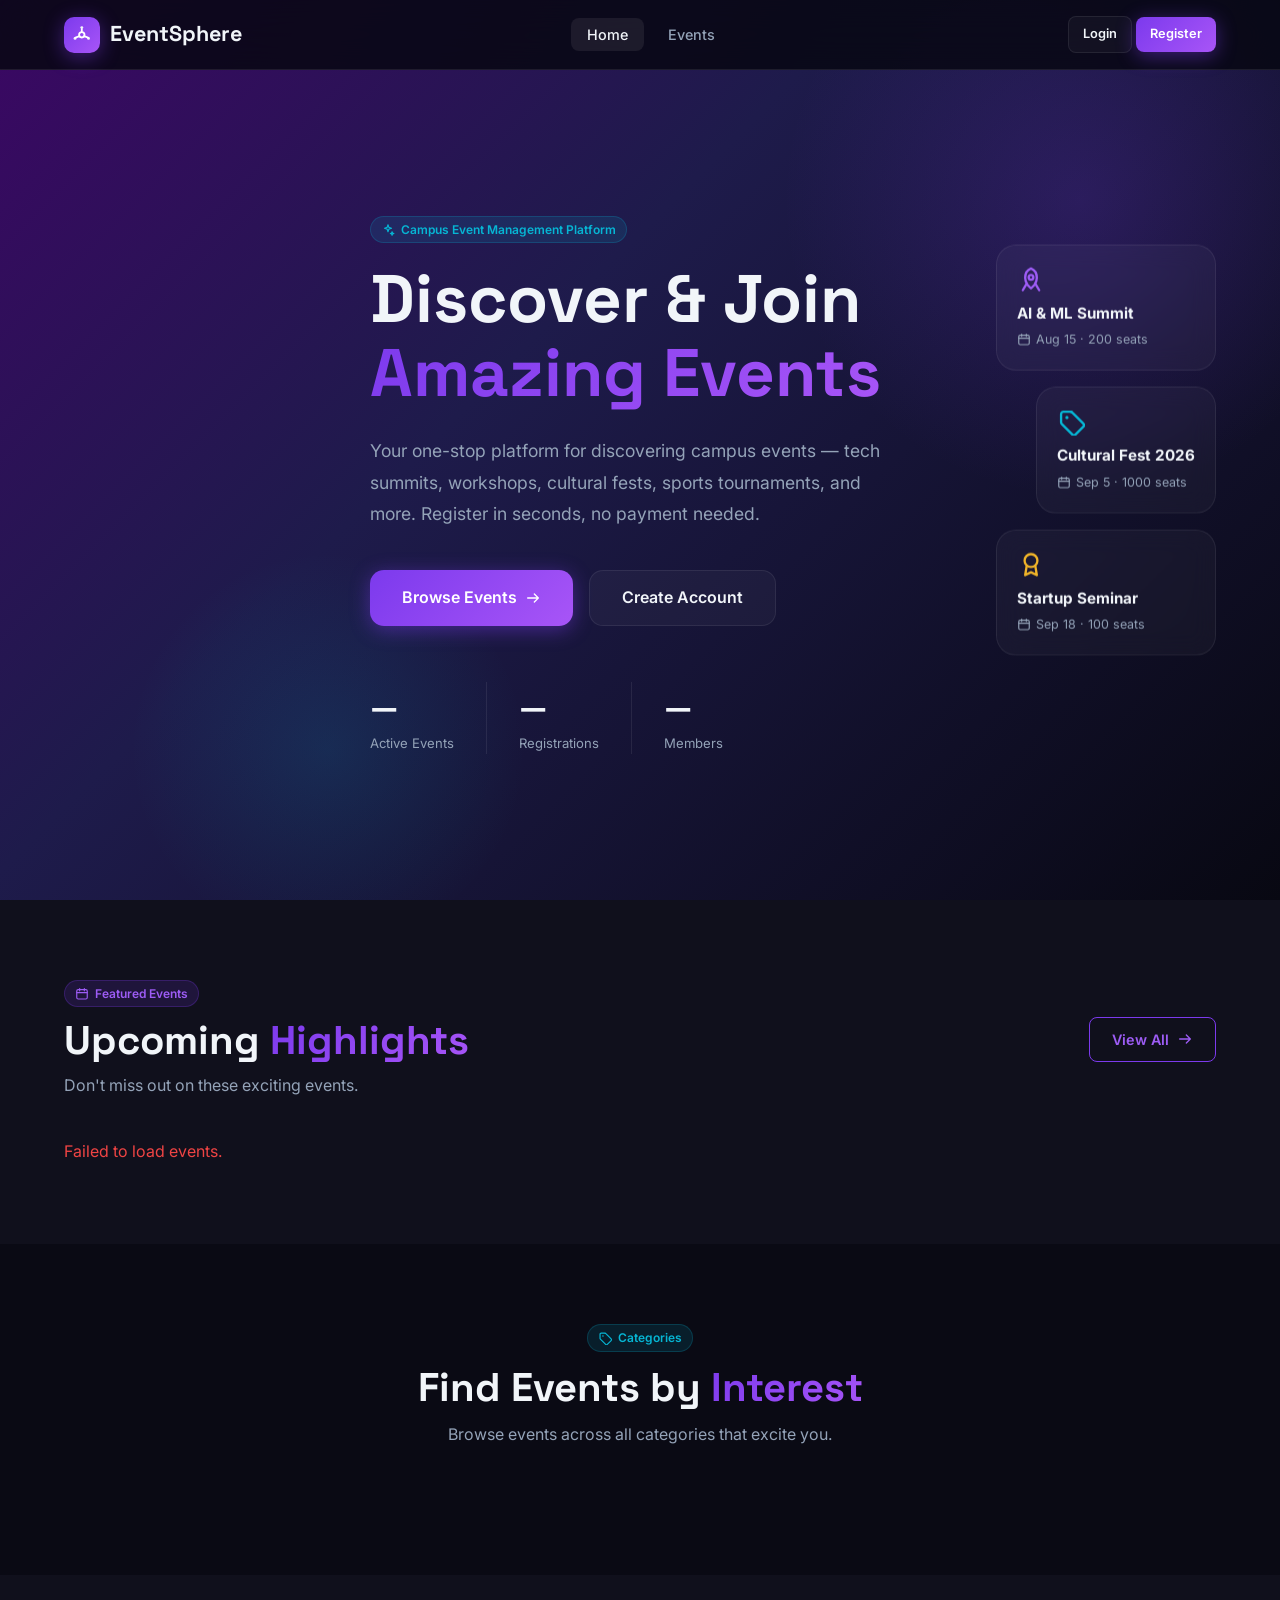
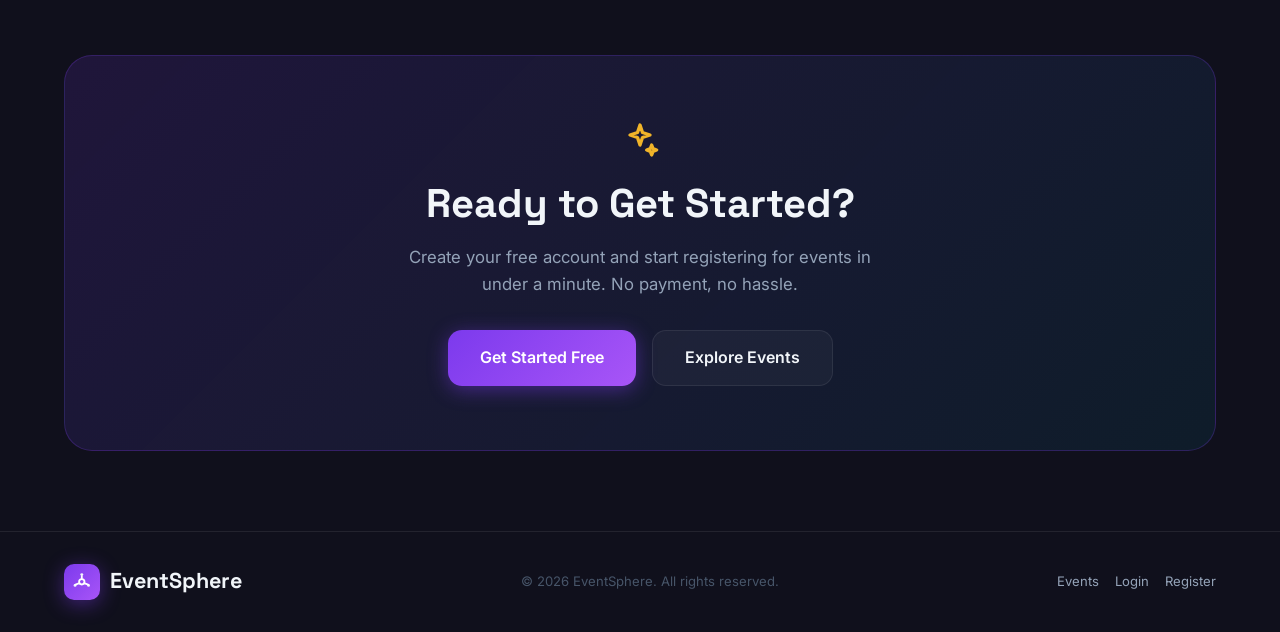
<file: eventsphere-frontend/index.html>
<!DOCTYPE html>
<html lang="en">
<head>
  <meta charset="UTF-8"/>
  <meta name="viewport" content="width=device-width, initial-scale=1.0"/>
  <title>EventSphere — Discover & Register for Events</title>
  <meta name="description" content="EventSphere is your one-stop platform to discover, register, and manage campus events. Tech talks, workshops, cultural fests, and more."/>
  <link rel="stylesheet" href="assets/css/styles.css"/>
</head>
<body>

<!-- ── Navbar ── -->
<nav class="navbar" id="navbar">
  <div class="nav-inner">
    <a href="index.html" class="nav-logo">
      <div class="logo-icon"><svg viewBox="0 0 24 24"><circle cx="12" cy="12" r="3"/><circle cx="12" cy="4" r="1.6" fill="currentColor" stroke="none"/><circle cx="19.5" cy="16" r="1.6" fill="currentColor" stroke="none"/><circle cx="4.5" cy="16" r="1.6" fill="currentColor" stroke="none"/><path d="M12 8v-2.4M14.6 13.5l4.4 1.6M9.4 13.5l-4.4 1.6"/></svg></div>
      <span>EventSphere</span>
    </a>
    <ul class="nav-links">
      <li><a href="index.html" class="active">Home</a></li>
      <li><a href="pages/events.html">Events</a></li>
      <li id="nav-myregs-link" class="hidden"><a href="pages/my-registrations.html">My Registrations</a></li>
      <li><a href="pages/admin/dashboard.html" id="nav-admin-link" class="hidden">Admin</a></li>
    </ul>
    <div class="nav-actions">
      <a href="pages/login.html" id="nav-login-btn" class="btn btn-secondary btn-sm">Login</a>
      <a href="pages/register.html" id="nav-register-btn" class="btn btn-primary btn-sm">Register</a>
      <div id="nav-user-menu" class="hidden" style="align-items:center;gap:10px;">
        <span style="font-size:0.85rem;color:var(--text-muted)">Hi, <span id="nav-user-name" style="color:var(--text);font-weight:600"></span></span>
        <button class="btn btn-secondary btn-sm" onclick="Auth.logout()">Logout</button>
      </div>
    </div>
  </div>
</nav>

<!-- ── Hero Section ── -->
<section class="hero" style="min-height:100vh;background:var(--gradient-hero);display:flex;align-items:center;position:relative;overflow:hidden;padding-top:var(--nav-h);">
  <!-- Background orbs -->
  <div style="position:absolute;width:600px;height:600px;border-radius:50%;background:radial-gradient(circle,rgba(124,58,237,0.2),transparent 70%);top:-100px;right:-100px;pointer-events:none;animation:pulse 6s ease-in-out infinite;"></div>
  <div style="position:absolute;width:400px;height:400px;border-radius:50%;background:radial-gradient(circle,rgba(6,182,212,0.12),transparent 70%);bottom:-50px;left:10%;pointer-events:none;animation:pulse 8s ease-in-out infinite 2s;"></div>

  <div class="container" style="position:relative;z-index:1;padding:80px 24px;">
    <div style="max-width:700px;">
      <div class="tag tag-accent mb-3" style="display:inline-flex;align-items:center;gap:6px;margin-bottom:20px;"><span class="icon icon-xs"><svg viewBox="0 0 24 24"><path d="M12 3l1.5 4.5L18 9l-4.5 1.5L12 15l-1.5-4.5L6 9l4.5-1.5z"/><path d="M19 15l.8 2.2L22 18l-2.2.8L19 21l-.8-2.2L16 18l2.2-.8z"/></svg></span> Campus Event Management Platform</div>
      <h1 style="font-size:clamp(2.5rem,6vw,4.2rem);line-height:1.1;margin-bottom:24px;">
        Discover &amp; Join<br/>
        <span class="gradient-text">Amazing Events</span>
      </h1>
      <p style="font-size:1.1rem;color:var(--text-muted);max-width:540px;margin-bottom:40px;line-height:1.8;">
        Your one-stop platform for discovering campus events — tech summits, workshops, cultural fests, sports tournaments, and more. Register in seconds, no payment needed.
      </p>
      <div style="display:flex;gap:16px;flex-wrap:wrap;">
        <a href="pages/events.html" class="btn btn-primary btn-lg">Browse Events <span class="icon icon-sm"><svg viewBox="0 0 24 24"><path d="M4 12h16M14 6l6 6-6 6"/></svg></span></a>
        <a href="pages/register.html" id="hero-register-btn" class="btn btn-secondary btn-lg">Create Account</a>
      </div>
      <!-- Stats row -->
      <div style="display:flex;gap:32px;margin-top:56px;flex-wrap:wrap;" id="hero-stats">
        <div>
          <div style="font-family:var(--font-head);font-size:2rem;font-weight:800;" id="stat-events">—</div>
          <div style="font-size:0.82rem;color:var(--text-muted)">Active Events</div>
        </div>
        <div style="width:1px;background:var(--border);"></div>
        <div>
          <div style="font-family:var(--font-head);font-size:2rem;font-weight:800;" id="stat-regs">—</div>
          <div style="font-size:0.82rem;color:var(--text-muted)">Registrations</div>
        </div>
        <div style="width:1px;background:var(--border);"></div>
        <div>
          <div style="font-family:var(--font-head);font-size:2rem;font-weight:800;" id="stat-users">—</div>
          <div style="font-size:0.82rem;color:var(--text-muted)">Members</div>
        </div>
      </div>
    </div>
  </div>
  <!-- Floating cards decoration -->
  <div style="position:absolute;right:5%;top:50%;transform:translateY(-50%);display:flex;flex-direction:column;gap:16px;pointer-events:none;" class="hero-deco">
    <div class="card" style="padding:20px;max-width:260px;animation:float 5s ease-in-out infinite;">
      <div class="icon icon-lg" style="color:var(--primary-light);margin-bottom:8px;"><svg viewBox="0 0 24 24"><path d="M12 2.5c3 1.2 5 4.2 5 8 0 2-1 4.5-2 6l-3 3-3-3c-1-1.5-2-4-2-6 0-3.8 2-6.8 5-8z"/><circle cx="12" cy="10" r="2"/><path d="M8 16l-3 5M16 16l3 5"/></svg></div>
      <div style="font-weight:700;font-size:0.95rem;margin-bottom:4px;">AI & ML Summit</div>
      <div style="font-size:0.78rem;color:var(--text-muted);display:flex;align-items:center;gap:5px;"><span class="icon icon-xs"><svg viewBox="0 0 24 24"><rect x="3" y="4.5" width="18" height="16" rx="2.5"/><path d="M16 2.5v4M8 2.5v4M3 9.5h18"/></svg></span> Aug 15 · 200 seats</div>
    </div>
    <div class="card" style="padding:20px;max-width:260px;margin-left:40px;animation:float 5s ease-in-out infinite 1.5s;">
      <div class="icon icon-lg" style="color:var(--accent);margin-bottom:8px;"><svg viewBox="0 0 24 24"><path d="M12.6 3.5H5.5a2 2 0 0 0-2 2v7.1c0 .5.2 1 .6 1.4l9 9a2 2 0 0 0 2.8 0l6.6-6.6a2 2 0 0 0 0-2.8l-9-9a2 2 0 0 0-1.4-.6z"/><circle cx="8.5" cy="8.5" r="1.4" fill="currentColor" stroke="none"/></svg></div>
      <div style="font-weight:700;font-size:0.95rem;margin-bottom:4px;">Cultural Fest 2026</div>
      <div style="font-size:0.78rem;color:var(--text-muted);display:flex;align-items:center;gap:5px;"><span class="icon icon-xs"><svg viewBox="0 0 24 24"><rect x="3" y="4.5" width="18" height="16" rx="2.5"/><path d="M16 2.5v4M8 2.5v4M3 9.5h18"/></svg></span> Sep 5 · 1000 seats</div>
    </div>
    <div class="card" style="padding:20px;max-width:260px;animation:float 5s ease-in-out infinite 3s;">
      <div class="icon icon-lg" style="color:var(--stub);margin-bottom:8px;"><svg viewBox="0 0 24 24"><circle cx="12" cy="8.5" r="5.5"/><path d="M8.3 13.2L7 21l5-2.5L17 21l-1.3-7.8"/></svg></div>
      <div style="font-weight:700;font-size:0.95rem;margin-bottom:4px;">Startup Seminar</div>
      <div style="font-size:0.78rem;color:var(--text-muted);display:flex;align-items:center;gap:5px;"><span class="icon icon-xs"><svg viewBox="0 0 24 24"><rect x="3" y="4.5" width="18" height="16" rx="2.5"/><path d="M16 2.5v4M8 2.5v4M3 9.5h18"/></svg></span> Sep 18 · 100 seats</div>
    </div>
  </div>
</section>

<!-- ── Featured Events ── -->
<section class="section" style="background:var(--bg-surface);">
  <div class="container">
    <div style="display:flex;align-items:center;justify-content:space-between;margin-bottom:40px;flex-wrap:gap;">
      <div>
        <div class="tag tag-primary mb-2" style="display:inline-flex;align-items:center;gap:6px;margin-bottom:10px;"><span class="icon icon-xs"><svg viewBox="0 0 24 24"><rect x="3" y="4.5" width="18" height="16" rx="2.5"/><path d="M16 2.5v4M8 2.5v4M3 9.5h18"/></svg></span> Featured Events</div>
        <h2>Upcoming <span class="gradient-text">Highlights</span></h2>
        <p style="color:var(--text-muted);margin-top:8px;">Don't miss out on these exciting events.</p>
      </div>
      <a href="pages/events.html" class="btn btn-outline">View All <span class="icon icon-sm"><svg viewBox="0 0 24 24"><path d="M4 12h16M14 6l6 6-6 6"/></svg></span></a>
    </div>
    <div class="events-grid stagger-children" id="featured-events">
      <div class="loading-center"><div class="spinner"></div></div>
    </div>
  </div>
</section>

<!-- ── Categories Section ── -->
<section class="section">
  <div class="container">
    <div style="text-align:center;margin-bottom:48px;">
      <div class="tag tag-accent mb-2" style="display:inline-flex;align-items:center;gap:6px;margin:0 auto 12px;width:fit-content;"><span class="icon icon-xs"><svg viewBox="0 0 24 24"><path d="M12.6 3.5H5.5a2 2 0 0 0-2 2v7.1c0 .5.2 1 .6 1.4l9 9a2 2 0 0 0 2.8 0l6.6-6.6a2 2 0 0 0 0-2.8l-9-9a2 2 0 0 0-1.4-.6z"/><circle cx="8.5" cy="8.5" r="1.4" fill="currentColor" stroke="none"/></svg></span> Categories</div>
      <h2>Find Events by <span class="gradient-text">Interest</span></h2>
      <p style="color:var(--text-muted);margin-top:10px;">Browse events across all categories that excite you.</p>
    </div>
    <div id="categories-grid" style="display:grid;grid-template-columns:repeat(auto-fill,minmax(160px,1fr));gap:16px;"></div>
  </div>
</section>

<!-- ── CTA Section ── -->
<section class="section" style="background:var(--bg-surface);">
  <div class="container">
    <div style="background:linear-gradient(135deg,rgba(124,58,237,0.15),rgba(6,182,212,0.08));border:1px solid rgba(124,58,237,0.25);border-radius:var(--radius-xl);padding:64px 48px;text-align:center;">
      <div class="icon icon-xl" style="color:var(--stub);margin:0 auto 20px;"><svg viewBox="0 0 24 24"><path d="M12 3l1.5 4.5L18 9l-4.5 1.5L12 15l-1.5-4.5L6 9l4.5-1.5z"/><path d="M19 15l.8 2.2L22 18l-2.2.8L19 21l-.8-2.2L16 18l2.2-.8z"/></svg></div>
      <h2 style="margin-bottom:16px;">Ready to Get Started?</h2>
      <p style="color:var(--text-muted);max-width:480px;margin:0 auto 32px;font-size:1.05rem;">Create your free account and start registering for events in under a minute. No payment, no hassle.</p>
      <div style="display:flex;gap:16px;justify-content:center;flex-wrap:wrap;">
        <a href="pages/register.html" id="cta-register-btn" class="btn btn-primary btn-lg">Get Started Free</a>
        <a href="pages/events.html" class="btn btn-secondary btn-lg">Explore Events</a>
      </div>
    </div>
  </div>
</section>

<!-- ── Footer ── -->
<footer style="background:var(--bg-surface);border-top:1px solid var(--border);padding:32px 0;">
  <div class="container" style="display:flex;align-items:center;justify-content:space-between;flex-wrap:wrap;gap:16px;">
    <div class="nav-logo">
      <div class="logo-icon"><svg viewBox="0 0 24 24"><circle cx="12" cy="12" r="3"/><circle cx="12" cy="4" r="1.6" fill="currentColor" stroke="none"/><circle cx="19.5" cy="16" r="1.6" fill="currentColor" stroke="none"/><circle cx="4.5" cy="16" r="1.6" fill="currentColor" stroke="none"/><path d="M12 8v-2.4M14.6 13.5l4.4 1.6M9.4 13.5l-4.4 1.6"/></svg></div>
      <span>EventSphere</span>
    </div>
    <div style="font-size:0.82rem;color:var(--text-faint);">© 2026 EventSphere. All rights reserved.</div>
    <div style="display:flex;gap:16px;">
      <a href="pages/events.html" style="font-size:0.82rem;color:var(--text-muted)">Events</a>
      <a href="pages/login.html" style="font-size:0.82rem;color:var(--text-muted)">Login</a>
      <a href="pages/register.html" style="font-size:0.82rem;color:var(--text-muted)">Register</a>
    </div>
  </div>
</footer>

<style>
@keyframes float {
  0%,100% { transform: translateY(0); }
  50%      { transform: translateY(-12px); }
}
@keyframes pulse {
  0%,100% { transform: scale(1); opacity: 0.6; }
  50%      { transform: scale(1.08); opacity: 1; }
}
@media (max-width: 900px) {
  .hero-deco { display: none; }
}
</style>

<script src="assets/js/icons.js"></script>
<script src="assets/js/api.js"></script>
<script src="assets/js/auth.js"></script>
<script>
document.addEventListener('DOMContentLoaded', async () => {
  Auth.updateNav();

  // Hide register btn if logged in
  if (Auth.isLoggedIn()) {
    const hBtn = document.getElementById('hero-register-btn');
    const cBtn = document.getElementById('cta-register-btn');
    if (hBtn) { hBtn.textContent = 'My Registrations'; hBtn.href = 'pages/my-registrations.html'; }
    if (cBtn) { cBtn.textContent = 'My Registrations'; cBtn.href = 'pages/my-registrations.html'; }
  }

  // Load featured events & compute stats
  try {
    const events = await API.getEvents();
    
    // Compute stats from events array
    const upcoming = events.filter(e => !isEventPast(e.date)).length;
    const totalRegs = events.reduce((sum, e) => sum + e.registeredCount, 0);
    
    document.getElementById('stat-events').textContent = upcoming || events.length;
    document.getElementById('stat-regs').textContent   = totalRegs;
    document.getElementById('stat-users').textContent  = '100+'; // Public approximation

    // Render featured events
    const container = document.getElementById('featured-events');
    container.innerHTML = '';
    const featured = events.filter(e => !isEventPast(e.date)).slice(0, 3);
    if (featured.length === 0) {
      container.innerHTML = `<div class="empty-state"><div class="empty-icon icon icon-xl">${ICONS.calendar}</div><div class="empty-title">No upcoming events</div></div>`;
    } else {
      featured.forEach(e => {
        container.innerHTML += renderEventCard(e);
      });
    }
  } catch (err) {
    document.getElementById('featured-events').innerHTML = '<p style="color:var(--danger)">Failed to load events.</p>';
  }

  // Categories
  try {
    const cats = await API.getCategories();
    const catIcons = { Technical:'settings', Workshop:'wrench', Seminar:'mic', Cultural:'award', Sports:'award', Placement:'briefcase', 'Club Activity':'tag' };
    const catGrid = document.getElementById('categories-grid');
    cats.forEach(c => {
      catGrid.innerHTML += `
        <a href="pages/events.html?category=${encodeURIComponent(c)}" style="text-decoration:none;">
          <div class="card" style="padding:24px;text-align:center;cursor:pointer;">
            <div class="icon icon-lg" style="color:var(--primary-light);margin:0 auto 8px;">${ICONS[catIcons[c]] || ICONS.tag}</div>
            <div style="font-weight:600;font-size:0.9rem;">${c}</div>
          </div>
        </a>`;
    });
  } catch {}
});

function renderEventCard(e) {
  const past = isEventPast(e.date);
  const pct  = getCapacityPercent(e.registeredCount, e.capacity);
  const full  = e.registeredCount >= e.capacity;
  const banner = e.imageUrl
    ? `<img src="${resolveImageUrl(e.imageUrl)}" alt="${e.title}">`
    : `<div class="banner-placeholder"><span class="icon icon-xl">${ICONS.calendar}</span></div>`;
  return `
    <a href="pages/event-detail.html?id=${e.id}" style="text-decoration:none;">
      <div class="event-card">
        <div class="event-card-banner">${banner}</div>
        <div class="event-card-body">
          <span class="event-card-category">${e.category}</span>
          <div class="event-card-title">${e.title}</div>
          <div class="event-card-meta">
            <span><span class="icon icon-sm">${ICONS.calendar}</span> ${formatDate(e.date)} &nbsp;·&nbsp; ${formatTime(e.time)}</span>
            <span><span class="icon icon-sm">${ICONS.mapPin}</span> ${e.venue}</span>
          </div>
          <div class="event-card-footer">
            <span class="event-badge ${past ? 'event-badge-past' : full ? 'event-badge-full' : 'event-badge-open'}">
              ${past ? 'Ended' : full ? 'Full' : 'Open'}
            </span>
            <span style="font-size:0.78rem;color:var(--text-faint);">${e.registeredCount}/${e.capacity} registered</span>
          </div>
        </div>
      </div>
    </a>`;
}
</script>
</body>
</html>
</file>
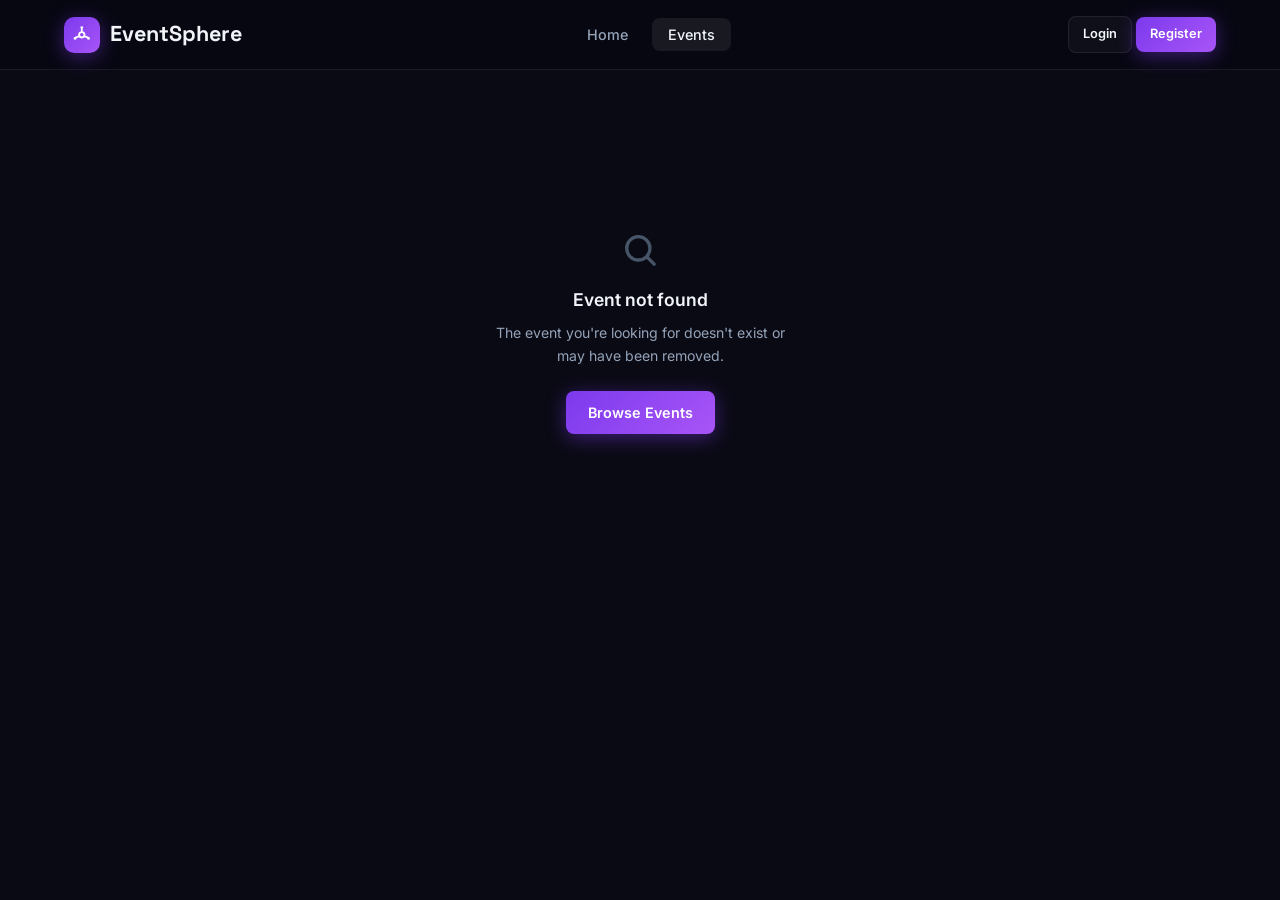
<file: eventsphere-frontend/pages/event-detail.html>
<!DOCTYPE html>
<html lang="en">
<head>
  <meta charset="UTF-8"/>
  <meta name="viewport" content="width=device-width, initial-scale=1.0"/>
  <title>Event Details — EventSphere</title>
  <meta name="description" content="View event details and register for an EventSphere campus event."/>
  <link rel="stylesheet" href="../assets/css/styles.css"/>
</head>
<body>

<!-- Navbar -->
<nav class="navbar" id="navbar">
  <div class="nav-inner">
    <a href="../index.html" class="nav-logo">
      <div class="logo-icon"><svg viewBox="0 0 24 24"><circle cx="12" cy="12" r="3"/><circle cx="12" cy="4" r="1.6" fill="currentColor" stroke="none"/><circle cx="19.5" cy="16" r="1.6" fill="currentColor" stroke="none"/><circle cx="4.5" cy="16" r="1.6" fill="currentColor" stroke="none"/><path d="M12 8v-2.4M14.6 13.5l4.4 1.6M9.4 13.5l-4.4 1.6"/></svg></div><span>EventSphere</span>
    </a>
    <ul class="nav-links">
      <li><a href="../index.html">Home</a></li>
      <li><a href="events.html" class="active">Events</a></li>
      <li id="nav-myregs-link" class="hidden"><a href="my-registrations.html">My Registrations</a></li>
      <li><a href="admin/dashboard.html" id="nav-admin-link" class="hidden">Admin</a></li>
    </ul>
    <div class="nav-actions">
      <a href="login.html" id="nav-login-btn" class="btn btn-secondary btn-sm">Login</a>
      <a href="register.html" id="nav-register-btn" class="btn btn-primary btn-sm">Register</a>
      <div id="nav-user-menu" class="hidden" style="align-items:center;gap:10px;">
        <span style="font-size:0.85rem;color:var(--text-muted)">Hi, <span id="nav-user-name" style="color:var(--text);font-weight:600"></span></span>
        <button class="btn btn-secondary btn-sm" onclick="Auth.logout('../index.html')">Logout</button>
      </div>
    </div>
  </div>
</nav>

<!-- Loading state -->
<div id="loading-view" style="min-height:100vh;display:flex;align-items:center;justify-content:center;padding-top:var(--nav-h);">
  <div class="spinner"></div>
</div>

<!-- Not found state -->
<div id="notfound-view" class="hidden" style="min-height:100vh;padding-top:calc(var(--nav-h) + 80px);">
  <div class="container">
    <div class="empty-state">
      <div class="empty-icon icon icon-xl"><svg viewBox="0 0 24 24"><circle cx="11" cy="11" r="7"/><path d="M20.5 20.5l-4.3-4.3"/></svg></div>
      <div class="empty-title">Event not found</div>
      <div class="empty-desc">The event you're looking for doesn't exist or may have been removed.</div>
      <a href="events.html" class="btn btn-primary">Browse Events</a>
    </div>
  </div>
</div>

<!-- Event Detail view -->
<div id="event-view" class="hidden">
  <!-- Hero banner -->
  <div id="event-banner" style="padding-top:var(--nav-h);background:var(--gradient-hero);min-height:340px;display:flex;align-items:center;position:relative;overflow:hidden;">
    <div id="event-banner-image" style="position:absolute;inset:0;background-size:cover;background-position:center;"></div>
    <div style="position:absolute;inset:0;background:linear-gradient(180deg, rgba(8,8,18,0.55) 0%, rgba(8,8,18,0.75) 60%, var(--bg-surface) 100%), radial-gradient(ellipse at 30% 30%,rgba(124,58,237,0.25),transparent 60%);pointer-events:none;"></div>
    <div class="container" style="position:relative;z-index:1;padding:48px 24px;">
      <a href="events.html" style="display:inline-flex;align-items:center;gap:6px;font-size:0.85rem;color:var(--text-muted);margin-bottom:20px;"><span class="icon icon-xs"><svg viewBox="0 0 24 24"><path d="M20 12H4M10 6l-6 6 6 6"/></svg></span> Back to Events</a>
      <div id="event-category-badge" class="tag tag-accent" style="margin-bottom:16px;"></div>
      <h1 id="event-title" style="max-width:700px;"></h1>
      <div id="event-status-badge" style="margin-top:16px;"></div>
    </div>
  </div>

  <!-- Content -->
  <div style="background:var(--bg-surface);padding:48px 0;min-height:60vh;">
    <div class="container">
      <div style="display:grid;grid-template-columns:1fr 340px;gap:32px;align-items:start;">

        <!-- Left: Info -->
        <div>
          <!-- Description -->
          <div class="card" style="margin-bottom:24px;">
            <div class="card-body">
              <h3 style="margin-bottom:16px;">About This Event</h3>
              <p id="event-desc" style="color:var(--text-muted);line-height:1.8;font-size:0.95rem;"></p>
            </div>
          </div>

          <!-- Details grid -->
          <div style="display:grid;grid-template-columns:1fr 1fr;gap:16px;" id="event-details-grid">
          </div>
        </div>

        <!-- Right: Registration card -->
        <div style="position:sticky;top:calc(var(--nav-h) + 24px);">
          <div class="card">
            <div class="card-body">
              <div style="text-align:center;margin-bottom:24px;">
                <div id="reg-capacity-text" style="font-size:0.85rem;color:var(--text-muted);margin-bottom:8px;"></div>
                <div style="height:8px;border-radius:99px;background:var(--border);overflow:hidden;margin-bottom:4px;">
                  <div id="reg-capacity-bar" style="height:100%;border-radius:99px;transition:width 0.5s;"></div>
                </div>
                <div id="reg-capacity-pct" style="font-size:0.75rem;color:var(--text-faint);margin-top:4px;"></div>
              </div>

              <div id="reg-action-area">
                <!-- JS fills this in -->
              </div>

              <!-- Event quick facts -->
              <div style="margin-top:20px;padding-top:20px;border-top:1px solid var(--border);display:flex;flex-direction:column;gap:10px;">
                <div style="display:flex;align-items:center;gap:10px;font-size:0.85rem;">
                  <span class="icon icon-md" style="color:var(--primary-light);"><svg viewBox="0 0 24 24"><rect x="3" y="4.5" width="18" height="16" rx="2.5"/><path d="M16 2.5v4M8 2.5v4M3 9.5h18"/></svg></span>
                  <div><div style="font-weight:600;" id="card-date"></div><div style="color:var(--text-muted);font-size:0.78rem;" id="card-time"></div></div>
                </div>
                <div style="display:flex;align-items:center;gap:10px;font-size:0.85rem;">
                  <span class="icon icon-md" style="color:var(--primary-light);"><svg viewBox="0 0 24 24"><path d="M12 21s7-6.3 7-12a7 7 0 1 0-14 0c0 5.7 7 12 7 12z"/><circle cx="12" cy="9" r="2.5"/></svg></span>
                  <div style="font-weight:600;" id="card-venue"></div>
                </div>
                <div style="display:flex;align-items:center;gap:10px;font-size:0.85rem;">
                  <span class="icon icon-md" style="color:var(--primary-light);"><svg viewBox="0 0 24 24"><path d="M12.6 3.5H5.5a2 2 0 0 0-2 2v7.1c0 .5.2 1 .6 1.4l9 9a2 2 0 0 0 2.8 0l6.6-6.6a2 2 0 0 0 0-2.8l-9-9a2 2 0 0 0-1.4-.6z"/><circle cx="8.5" cy="8.5" r="1.4" fill="currentColor" stroke="none"/></svg></span>
                  <div style="font-weight:600;" id="card-category"></div>
                </div>
              </div>
            </div>
          </div>
        </div>
      </div>
    </div>
  </div>
</div>

<!-- Toast -->
<div id="toast-container" class="toast-container"></div>

<style>
@media (max-width: 800px) {
  #event-view .container > div { grid-template-columns: 1fr !important; }
}
</style>

<script src="../assets/js/icons.js"></script>
<script src="../assets/js/api.js"></script>
<script src="../assets/js/auth.js"></script>
<script>
document.addEventListener('DOMContentLoaded', async () => {
  Auth.updateNav();

  const params  = new URLSearchParams(window.location.search);
  const eventId = params.get('id');

  if (!eventId) { showNotFound(); return; }

  try {
    const event = await API.getEvent(eventId);
    if (!event) { showNotFound(); return; }

    // Fill data
    document.title = event.title + ' — EventSphere';
    document.getElementById('event-title').textContent = event.title;
    document.getElementById('event-category-badge').textContent = event.category;
    document.getElementById('event-desc').textContent  = event.description;
    const bannerImg = document.getElementById('event-banner-image');
    if (event.imageUrl) {
      bannerImg.style.backgroundImage = `url('${resolveImageUrl(event.imageUrl)}')`;
    }

    const past = isEventPast(event.date);
    const full = event.registeredCount >= event.capacity;
    document.getElementById('event-status-badge').innerHTML = `
      <span class="event-badge ${past ? 'event-badge-past' : full ? 'event-badge-full' : 'event-badge-open'}" style="font-size:0.88rem;padding:6px 16px;">
        ${past ? 'Event Ended' : full ? 'Fully Booked' : 'Registration Open'}
      </span>`;

    // Card details
    document.getElementById('card-date').textContent     = formatDate(event.date);
    document.getElementById('card-time').textContent     = formatTime(event.time);
    document.getElementById('card-venue').textContent    = event.venue;
    document.getElementById('card-category').textContent = event.category;

    // Capacity bar
    const pct = getCapacityPercent(event.registeredCount, event.capacity);
    document.getElementById('reg-capacity-text').textContent = `${event.registeredCount} of ${event.capacity} seats taken`;
    document.getElementById('reg-capacity-bar').style.cssText =
      `height:100%;border-radius:99px;width:${pct}%;background:${pct >= 90 ? 'var(--danger)' : pct >= 60 ? 'var(--warning)' : 'var(--success)'};`;
    document.getElementById('reg-capacity-pct').textContent = `${100 - pct}% seats remaining`;

    // Details grid
    const dg = document.getElementById('event-details-grid');
    const detailItems = [
      { icon:'calendar', label:'Date',     val: formatDate(event.date) },
      { icon:'clock',    label:'Time',     val: formatTime(event.time) },
      { icon:'mapPin',   label:'Venue',    val: event.venue },
      { icon:'users',    label:'Capacity', val: event.capacity + ' seats' },
    ];
    dg.innerHTML = detailItems.map(d => `
      <div class="stat-card" style="flex-direction:column;align-items:flex-start;gap:8px;padding:20px;">
        <div class="icon icon-lg" style="color:var(--primary-light);">${ICONS[d.icon]}</div>
        <div style="font-size:0.75rem;color:var(--text-faint);text-transform:uppercase;letter-spacing:0.06em;font-weight:600;">${d.label}</div>
        <div style="font-weight:700;font-size:1rem;">${d.val}</div>
      </div>`).join('');

    // Registration action
    await renderRegAction(event, past, full);

    // Show content
    document.getElementById('loading-view').classList.add('hidden');
    document.getElementById('event-view').classList.remove('hidden');
  } catch (err) {
    showNotFound();
  }
});

async function renderRegAction(event, past, full) {
  const area = document.getElementById('reg-action-area');
  const user = storage.get('session');

  if (!user) {
    area.innerHTML = `
      <div class="alert alert-info" style="margin-bottom:16px;"><span class="icon icon-sm">${ICONS.info}</span><span>Please login to register for this event.</span></div>
      <a href="login.html" class="btn btn-primary btn-full btn-lg">Login to Register</a>`;
    return;
  }

  let isReg = false;
  try {
    isReg = await API.isRegistered(event.id);
  } catch (err) {
    console.error('Failed to check registration status:', err);
  }

  if (past) {
    area.innerHTML = `<div class="alert alert-info"><span class="icon icon-sm">${ICONS.calendar}</span><span>This event has already ended.</span></div>`;
    return;
  }

  if (isReg) {
    area.innerHTML = `
      <div class="alert alert-success" style="margin-bottom:16px;"><span class="icon icon-sm">${ICONS.checkCircle}</span><span>You're registered for this event!</span></div>
      <button class="btn btn-danger btn-full" id="cancel-btn">Cancel Registration</button>`;
    document.getElementById('cancel-btn').addEventListener('click', () => cancelReg(event.id));
    return;
  }

  if (full) {
    area.innerHTML = `<div class="alert alert-danger"><span class="icon icon-sm">${ICONS.xCircle}</span><span>This event is fully booked. No more registrations available.</span></div>`;
    return;
  }

  area.innerHTML = `
    <button class="btn btn-primary btn-full btn-lg" id="register-btn">
      <span class="icon icon-sm">${ICONS.ticket}</span> Register for This Event
    </button>
    <div style="font-size:0.78rem;color:var(--text-faint);text-align:center;margin-top:10px;">Free registration · No payment required</div>`;
  document.getElementById('register-btn').addEventListener('click', () => registerForEvent(event.id));
}

async function registerForEvent(eventId) {
  const btn = document.getElementById('register-btn');
  if (!btn) return;
  btn.disabled = true; btn.textContent = 'Registering…';
  try {
    const res = await API.registerForEvent(eventId);
    if (res.error) {
      toast(res.error, 'danger');
      btn.disabled = false; btn.innerHTML = `<span class="icon icon-sm">${ICONS.ticket}</span> Register for This Event`;
    } else {
      toast('Successfully registered!', 'success');
      setTimeout(() => location.reload(), 800);
    }
  } catch { btn.disabled = false; btn.innerHTML = `<span class="icon icon-sm">${ICONS.ticket}</span> Register for This Event`; }
}

async function cancelReg(eventId) {
  if (!confirm('Cancel your registration for this event?')) return;
  const res = await API.cancelRegistration(eventId);
  if (res.error) { toast(res.error, 'danger'); return; }
  toast('Registration cancelled.', 'info');
  setTimeout(() => location.reload(), 800);
}

function showNotFound() {
  document.getElementById('loading-view').classList.add('hidden');
  document.getElementById('notfound-view').classList.remove('hidden');
}
</script>
</body>
</html>
</file>
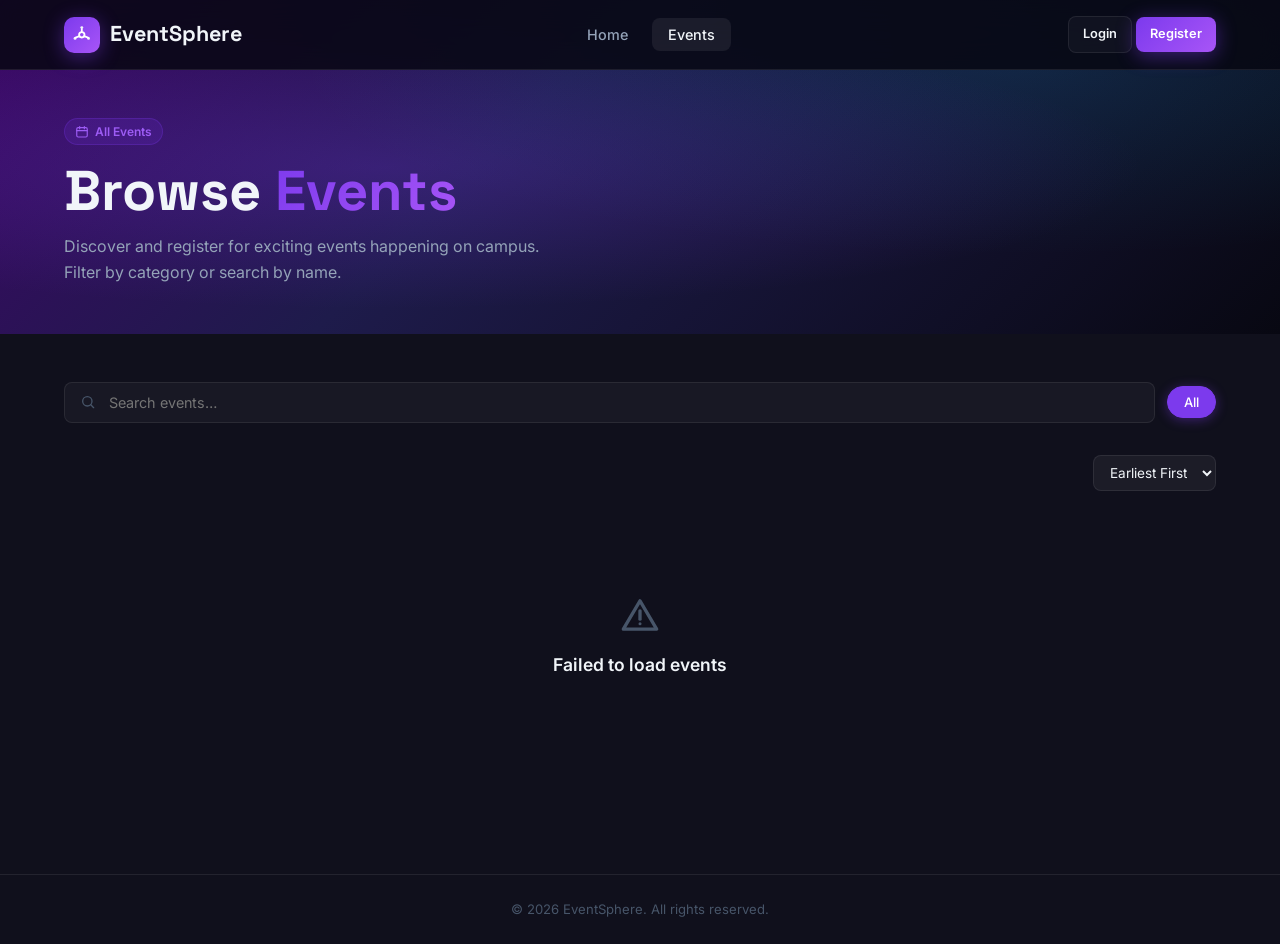
<file: eventsphere-frontend/pages/events.html>
<!DOCTYPE html>
<html lang="en">
<head>
  <meta charset="UTF-8"/>
  <meta name="viewport" content="width=device-width, initial-scale=1.0"/>
  <title>All Events — EventSphere</title>
  <meta name="description" content="Browse all upcoming campus events on EventSphere. Filter by category and search by name."/>
  <link rel="stylesheet" href="../assets/css/styles.css"/>
</head>
<body>

<!-- Navbar -->
<nav class="navbar" id="navbar">
  <div class="nav-inner">
    <a href="../index.html" class="nav-logo">
      <div class="logo-icon"><svg viewBox="0 0 24 24"><circle cx="12" cy="12" r="3"/><circle cx="12" cy="4" r="1.6" fill="currentColor" stroke="none"/><circle cx="19.5" cy="16" r="1.6" fill="currentColor" stroke="none"/><circle cx="4.5" cy="16" r="1.6" fill="currentColor" stroke="none"/><path d="M12 8v-2.4M14.6 13.5l4.4 1.6M9.4 13.5l-4.4 1.6"/></svg></div><span>EventSphere</span>
    </a>
    <ul class="nav-links">
      <li><a href="../index.html">Home</a></li>
      <li><a href="events.html" class="active">Events</a></li>
      <li id="nav-myregs-link" class="hidden"><a href="my-registrations.html">My Registrations</a></li>
      <li><a href="admin/dashboard.html" id="nav-admin-link" class="hidden">Admin</a></li>
    </ul>
    <div class="nav-actions">
      <a href="login.html" id="nav-login-btn" class="btn btn-secondary btn-sm">Login</a>
      <a href="register.html" id="nav-register-btn" class="btn btn-primary btn-sm">Register</a>
      <div id="nav-user-menu" class="hidden" style="align-items:center;gap:10px;">
        <span style="font-size:0.85rem;color:var(--text-muted)">Hi, <span id="nav-user-name" style="color:var(--text);font-weight:600"></span></span>
        <button class="btn btn-secondary btn-sm" onclick="Auth.logout('../index.html')">Logout</button>
      </div>
    </div>
  </div>
</nav>

<!-- Page Header -->
<div class="page-header">
  <div class="container page-header-content">
    <div class="tag tag-primary" style="display:inline-flex;align-items:center;gap:6px;margin-bottom:12px;"><span class="icon icon-xs"><svg viewBox="0 0 24 24"><rect x="3" y="4.5" width="18" height="16" rx="2.5"/><path d="M16 2.5v4M8 2.5v4M3 9.5h18"/></svg></span> All Events</div>
    <h1>Browse <span class="gradient-text">Events</span></h1>
    <p style="color:var(--text-muted);margin-top:10px;max-width:480px;">Discover and register for exciting events happening on campus. Filter by category or search by name.</p>
  </div>
</div>

<!-- Main Content -->
<div class="section-sm" style="background:var(--bg-surface);min-height:60vh;">
  <div class="container">

    <!-- Filter Bar -->
    <div class="filter-bar">
      <div class="filter-search">
        <span class="search-icon icon icon-sm"><svg viewBox="0 0 24 24"><circle cx="11" cy="11" r="7"/><path d="M20.5 20.5l-4.3-4.3"/></svg></span>
        <input type="text" id="search-input" placeholder="Search events…" autocomplete="off"/>
      </div>
      <div class="filter-chips" id="category-chips">
        <button class="chip active" data-cat="all">All</button>
      </div>
    </div>

    <!-- Results count -->
    <div style="display:flex;align-items:center;justify-content:space-between;margin-bottom:24px;">
      <div style="font-size:0.85rem;color:var(--text-muted);" id="results-count"></div>
      <select id="sort-select" class="form-control" style="width:auto;padding:8px 12px;font-size:0.85rem;">
        <option value="date-asc">Earliest First</option>
        <option value="date-desc">Latest First</option>
        <option value="name">Name A–Z</option>
        <option value="capacity">Most Spots</option>
      </select>
    </div>

    <!-- Events Grid -->
    <div class="events-grid stagger-children" id="events-grid">
      <div class="loading-center" style="grid-column:1/-1;"><div class="spinner"></div></div>
    </div>
  </div>
</div>

<!-- Footer -->
<footer style="background:var(--bg-surface);border-top:1px solid var(--border);padding:24px 0;">
  <div class="container" style="text-align:center;font-size:0.82rem;color:var(--text-faint);">© 2026 EventSphere. All rights reserved.</div>
</footer>

<div id="toast-container" class="toast-container"></div>

<script src="../assets/js/icons.js"></script>
<script src="../assets/js/api.js"></script>
<script src="../assets/js/auth.js"></script>
<script>
let allEvents = [];
let activeCategory = 'all';
let searchQuery = '';

document.addEventListener('DOMContentLoaded', async () => {
  Auth.updateNav();

  // Read category param from URL
  const params = new URLSearchParams(window.location.search);
  const catParam = params.get('category');

  // Load categories
  try {
    const cats = await API.getCategories();
    const chipsContainer = document.getElementById('category-chips');
    cats.forEach(c => {
      const btn = document.createElement('button');
      btn.className = 'chip';
      btn.dataset.cat = c;
      btn.textContent = c;
      chipsContainer.appendChild(btn);
    });

    // Activate param category
    if (catParam) {
      activeCategory = catParam;
      document.querySelectorAll('.chip').forEach(ch => {
        ch.classList.toggle('active', ch.dataset.cat === catParam || (catParam && ch.dataset.cat === catParam));
      });
      const defaultAll = document.querySelector('.chip[data-cat="all"]');
      if (defaultAll) defaultAll.classList.remove('active');
    }
  } catch (err) { console.error('Failed to load categories:', err); }

  // Load events
  try {
    allEvents = await API.getEvents();
    renderEvents();
  } catch (err) {
    console.error('Failed to load events:', err);
    document.getElementById('events-grid').innerHTML =
      `<div class="empty-state" style="grid-column:1/-1;"><div class="empty-icon icon icon-xl">${ICONS.alertTriangle}</div><div class="empty-title">Failed to load events</div></div>`;
  }

  // Search
  document.getElementById('search-input').addEventListener('input', function() {
    searchQuery = this.value.toLowerCase().trim();
    renderEvents();
  });

  // Category filter
  document.getElementById('category-chips').addEventListener('click', (e) => {
    const btn = e.target.closest('.chip');
    if (!btn) return;
    activeCategory = btn.dataset.cat;
    document.querySelectorAll('.chip').forEach(c => c.classList.remove('active'));
    btn.classList.add('active');
    renderEvents();
  });

  // Sort
  document.getElementById('sort-select').addEventListener('change', renderEvents);
});

function renderEvents() {
  const sort = document.getElementById('sort-select').value;
  let events = [...allEvents];

  // Filter
  if (activeCategory !== 'all') {
    events = events.filter(e => e.category === activeCategory);
  }
  if (searchQuery) {
    events = events.filter(e =>
      e.title.toLowerCase().includes(searchQuery) ||
      e.description.toLowerCase().includes(searchQuery) ||
      e.venue.toLowerCase().includes(searchQuery) ||
      e.category.toLowerCase().includes(searchQuery)
    );
  }

  // Sort
  if (sort === 'date-asc')  events.sort((a,b) => new Date(a.date) - new Date(b.date));
  if (sort === 'date-desc') events.sort((a,b) => new Date(b.date) - new Date(a.date));
  if (sort === 'name')      events.sort((a,b) => a.title.localeCompare(b.title));
  if (sort === 'capacity')  events.sort((a,b) => (b.capacity - b.registeredCount) - (a.capacity - a.registeredCount));

  const grid = document.getElementById('events-grid');
  const countEl = document.getElementById('results-count');
  countEl.textContent = `${events.length} event${events.length !== 1 ? 's' : ''} found`;

  if (events.length === 0) {
    grid.innerHTML = `
      <div class="empty-state" style="grid-column:1/-1;">
        <div class="empty-icon icon icon-xl">${ICONS.search}</div>
        <div class="empty-title">No events found</div>
        <div class="empty-desc">Try a different search term or category.</div>
      </div>`;
    return;
  }

  grid.innerHTML = events.map(e => {
    const past  = isEventPast(e.date);
    const full  = e.registeredCount >= e.capacity;
    const pct   = getCapacityPercent(e.registeredCount, e.capacity);
    return `
      <a href="event-detail.html?id=${e.id}" style="text-decoration:none;">
        <div class="event-card">
          <div class="event-card-banner">${e.imageUrl ? `<img src="${resolveImageUrl(e.imageUrl)}" alt="${e.title}">` : `<div class="banner-placeholder"><span class="icon icon-xl">${ICONS.calendar}</span></div>`}</div>
          <div class="event-card-body">
            <span class="event-card-category">${e.category}</span>
            <div class="event-card-title">${e.title}</div>
            <div class="event-card-meta">
              <span><span class="icon icon-sm">${ICONS.calendar}</span> ${formatDate(e.date)} &nbsp;·&nbsp; ${formatTime(e.time)}</span>
              <span><span class="icon icon-sm">${ICONS.mapPin}</span> ${e.venue}</span>
              <span><span class="icon icon-sm">${ICONS.users}</span> ${e.registeredCount} / ${e.capacity} registered</span>
            </div>
            <!-- Capacity bar -->
            <div style="height:4px;border-radius:99px;background:var(--border);margin-bottom:14px;overflow:hidden;">
              <div style="height:100%;border-radius:99px;width:${pct}%;background:${pct >= 90 ? 'var(--danger)' : pct >= 60 ? 'var(--warning)' : 'var(--success)'};transition:width 0.5s;"></div>
            </div>
            <div class="event-card-footer">
              <span class="event-badge ${past ? 'event-badge-past' : full ? 'event-badge-full' : 'event-badge-open'}">
                ${past ? 'Ended' : full ? 'Full' : 'Open'}
              </span>
              <span class="btn btn-sm btn-outline" style="pointer-events:none;">View Details</span>
            </div>
          </div>
        </div>
      </a>`;
  }).join('');
}
</script>
</body>
</html>
</file>
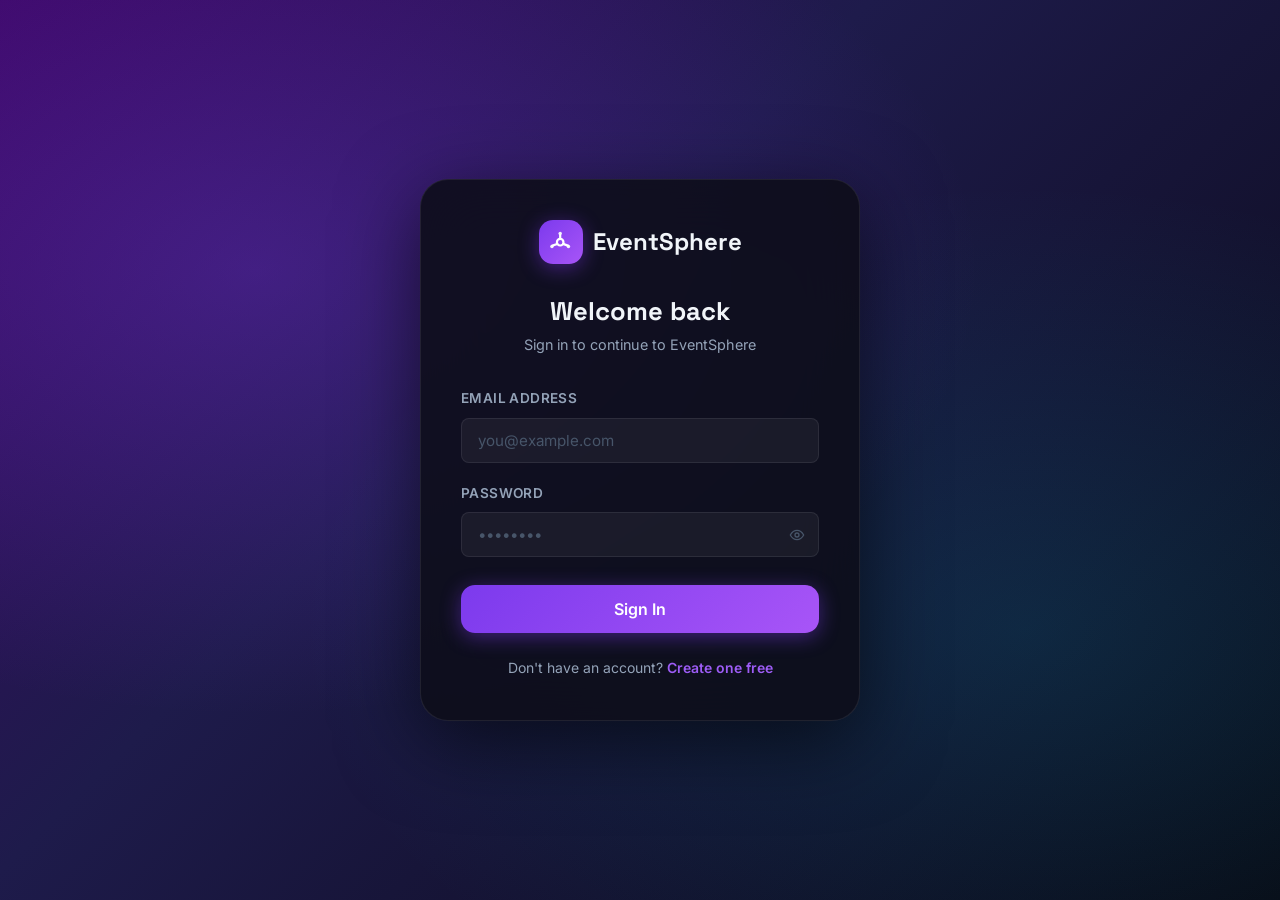
<file: eventsphere-frontend/pages/login.html>
<!DOCTYPE html>
<html lang="en">
<head>
  <meta charset="UTF-8"/>
  <meta name="viewport" content="width=device-width, initial-scale=1.0"/>
  <title>Login — EventSphere</title>
  <meta name="description" content="Login to your EventSphere account to register for events and manage your schedule."/>
  <link rel="stylesheet" href="../assets/css/styles.css"/>
</head>
<body>
<div class="auth-page">
  <div class="auth-card fade-in">
    <!-- Logo -->
    <div class="auth-logo">
      <div class="logo-icon"><svg viewBox="0 0 24 24"><circle cx="12" cy="12" r="3"/><circle cx="12" cy="4" r="1.6" fill="currentColor" stroke="none"/><circle cx="19.5" cy="16" r="1.6" fill="currentColor" stroke="none"/><circle cx="4.5" cy="16" r="1.6" fill="currentColor" stroke="none"/><path d="M12 8v-2.4M14.6 13.5l4.4 1.6M9.4 13.5l-4.4 1.6"/></svg></div>
      <span class="logo-text">EventSphere</span>
    </div>

    <h1 class="auth-title">Welcome back</h1>
    <p class="auth-subtitle">Sign in to continue to EventSphere</p>

    <!-- Alert area -->
    <div id="alert-area"></div>

    <!-- Form -->
    <form id="login-form" novalidate>
      <div class="form-group">
        <label class="form-label" for="email">Email Address</label>
        <input type="email" id="email" class="form-control" placeholder="you@example.com" required autocomplete="email"/>
        <div class="form-error" id="email-error">Please enter a valid email.</div>
      </div>

      <div class="form-group">
        <label class="form-label" for="password">Password</label>
        <div class="input-wrapper">
          <input type="password" id="password" class="form-control" placeholder="••••••••" required autocomplete="current-password"/>
          <button type="button" class="toggle-pw icon icon-sm" id="toggle-pw" title="Show/Hide password"><svg viewBox="0 0 24 24"><path d="M2 12s3.8-7 10-7 10 7 10 7-3.8 7-10 7-10-7-10-7z"/><circle cx="12" cy="12" r="3"/></svg></button>
        </div>
        <div class="form-error" id="password-error">Please enter your password.</div>
      </div>

      <button type="submit" class="btn btn-primary btn-full btn-lg" id="submit-btn" style="margin-top:8px;">
        Sign In
      </button>
    </form>

    <div class="auth-footer">
      Don't have an account? <a href="register.html">Create one free</a>
    </div>

  </div>
</div>

<div id="toast-container" class="toast-container"></div>

<script src="../assets/js/icons.js"></script>
<script src="../assets/js/api.js"></script>
<script src="../assets/js/auth.js"></script>
<script>
document.addEventListener('DOMContentLoaded', () => {
  // Redirect if already logged in
  Auth.redirectIfLoggedIn();

  // Toggle password visibility
  const toggleBtn = document.getElementById('toggle-pw');
  const pwInput   = document.getElementById('password');
  toggleBtn.addEventListener('click', () => {
    const isText = pwInput.type === 'text';
    pwInput.type = isText ? 'password' : 'text';
    toggleBtn.innerHTML = isText ? ICONS.eye : ICONS.eyeOff;
  });

  // Form submit
  document.getElementById('login-form').addEventListener('submit', async (e) => {
    e.preventDefault();
    clearErrors();

    const email    = document.getElementById('email').value.trim();
    const password = document.getElementById('password').value;

    let valid = true;
    if (!email || !/^[^\s@]+@[^\s@]+\.[^\s@]+$/.test(email)) {
      showFieldError('email', 'Please enter a valid email address.'); valid = false;
    }
    if (!password) {
      showFieldError('password', 'Please enter your password.'); valid = false;
    }
    if (!valid) return;

    const btn = document.getElementById('submit-btn');
    btn.disabled = true;
    btn.textContent = 'Signing in…';

    try {
      const result = await API.login(email, password);
      if (result && result.error) {
        showAlert(result.error, 'danger');
      } else {
        toast('Welcome back, ' + result.user.fullName.split(' ')[0] + '!', 'success');
        setTimeout(() => {
          if (result.user.role === 'ADMIN') {
            window.location.href = 'admin/dashboard.html';
          } else {
            window.location.href = '../index.html';
          }
        }, 600);
      }
    } catch (err) {
      showAlert(err.message || 'Login failed. Please try again.', 'danger');
    } finally {
      btn.disabled = false;
      btn.textContent = 'Sign In';
    }
  });

  function showAlert(msg, type) {
    document.getElementById('alert-area').innerHTML =
      `<div class="alert alert-${type}"><span class="icon icon-sm">${type === 'danger' ? ICONS.xCircle : ICONS.checkCircle}</span><span>${msg}</span></div>`;
  }

  function showFieldError(field, msg) {
    document.getElementById(field).classList.add('error');
    const errEl = document.getElementById(field + '-error');
    if (errEl) { errEl.textContent = msg; errEl.style.display = 'block'; }
  }

  function clearErrors() {
    document.getElementById('alert-area').innerHTML = '';
    ['email','password'].forEach(f => {
      document.getElementById(f).classList.remove('error');
      const e = document.getElementById(f + '-error');
      if (e) e.style.display = 'none';
    });
  }
});
</script>
</body>
</html>
</file>
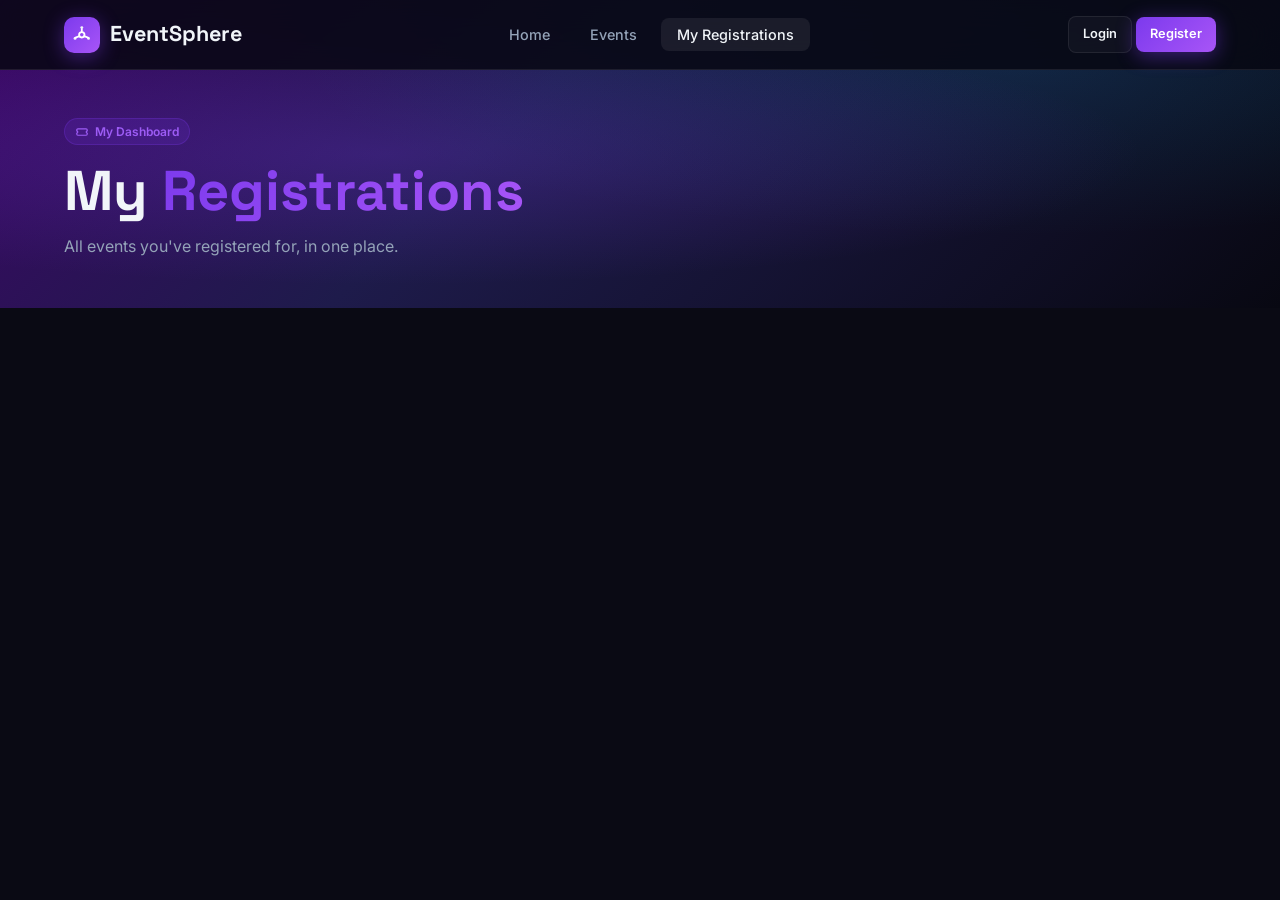
<file: eventsphere-frontend/pages/my-registrations.html>
<!DOCTYPE html>
<html lang="en">
<head>
  <meta charset="UTF-8"/>
  <meta name="viewport" content="width=device-width, initial-scale=1.0"/>
  <title>My Registrations — EventSphere</title>
  <meta name="description" content="View and manage all your EventSphere event registrations."/>
  <link rel="stylesheet" href="../assets/css/styles.css"/>
</head>
<body>

<!-- Navbar -->
<nav class="navbar" id="navbar">
  <div class="nav-inner">
    <a href="../index.html" class="nav-logo"><div class="logo-icon"><svg viewBox="0 0 24 24"><circle cx="12" cy="12" r="3"/><circle cx="12" cy="4" r="1.6" fill="currentColor" stroke="none"/><circle cx="19.5" cy="16" r="1.6" fill="currentColor" stroke="none"/><circle cx="4.5" cy="16" r="1.6" fill="currentColor" stroke="none"/><path d="M12 8v-2.4M14.6 13.5l4.4 1.6M9.4 13.5l-4.4 1.6"/></svg></div><span>EventSphere</span></a>
    <ul class="nav-links">
      <li><a href="../index.html">Home</a></li>
      <li><a href="events.html">Events</a></li>
      <li><a href="my-registrations.html" class="active">My Registrations</a></li>
      <li><a href="admin/dashboard.html" id="nav-admin-link" class="hidden">Admin</a></li>
    </ul>
    <div class="nav-actions">
      <a href="login.html" id="nav-login-btn" class="btn btn-secondary btn-sm">Login</a>
      <a href="register.html" id="nav-register-btn" class="btn btn-primary btn-sm">Register</a>
      <div id="nav-user-menu" class="hidden" style="align-items:center;gap:10px;">
        <span style="font-size:0.85rem;color:var(--text-muted)">Hi, <span id="nav-user-name" style="color:var(--text);font-weight:600"></span></span>
        <button class="btn btn-secondary btn-sm" onclick="Auth.logout('../index.html')">Logout</button>
      </div>
    </div>
  </div>
</nav>

<!-- Page Header -->
<div class="page-header">
  <div class="container page-header-content">
    <div class="tag tag-primary" style="display:inline-flex;align-items:center;gap:6px;margin-bottom:12px;"><span class="icon icon-xs"><svg viewBox="0 0 24 24"><path d="M3 8.5a2 2 0 0 1 2-2h14a2 2 0 0 1 2 2v1.7a1.7 1.7 0 0 0 0 3.6v1.7a2 2 0 0 1-2 2H5a2 2 0 0 1-2-2v-1.7a1.7 1.7 0 0 0 0-3.6z"/></svg></span> My Dashboard</div>
    <h1>My <span class="gradient-text">Registrations</span></h1>
    <p style="color:var(--text-muted);margin-top:10px;">All events you've registered for, in one place.</p>
  </div>
</div>

<!-- Require Login -->
<div id="login-prompt" class="hidden" style="background:var(--bg-surface);min-height:60vh;display:flex;align-items:center;justify-content:center;padding:40px;">
  <div style="text-align:center;max-width:360px;">
    <div class="icon icon-xl" style="margin:0 auto 16px;color:var(--text-faint);"><svg viewBox="0 0 24 24"><rect x="5" y="10.5" width="14" height="10" rx="2"/><path d="M8 10.5V7a4 4 0 0 1 8 0v3.5"/></svg></div>
    <h2 style="margin-bottom:12px;">Login Required</h2>
    <p style="color:var(--text-muted);margin-bottom:24px;">Please login to view your event registrations.</p>
    <div style="display:flex;gap:12px;justify-content:center;">
      <a href="login.html" class="btn btn-primary">Login</a>
      <a href="register.html" class="btn btn-secondary">Create Account</a>
    </div>
  </div>
</div>

<!-- Content -->
<div id="content" class="hidden" style="background:var(--bg-surface);min-height:60vh;padding:48px 0;">
  <div class="container">

    <!-- Stats row -->
    <div class="admin-grid mb-4" id="my-stats" style="margin-bottom:32px;"></div>

    <!-- Filter tabs -->
    <div style="display:flex;gap:10px;margin-bottom:28px;flex-wrap:wrap;">
      <button class="chip active" id="tab-all">All</button>
      <button class="chip" id="tab-upcoming">Upcoming</button>
      <button class="chip" id="tab-past">Past</button>
    </div>

    <!-- List -->
    <div id="registrations-list"></div>
  </div>
</div>

<div id="toast-container" class="toast-container"></div>

<script src="../assets/js/icons.js"></script>
<script src="../assets/js/api.js"></script>
<script src="../assets/js/auth.js"></script>
<script>
let myRegs = [];
let activeTab = 'all';

document.addEventListener('DOMContentLoaded', async () => {
  Auth.updateNav();

  if (!Auth.isLoggedIn()) {
    document.getElementById('login-prompt').style.display = 'flex';
    return;
  }

  document.getElementById('content').classList.remove('hidden');

  try {
    myRegs = await API.getMyRegistrations();
    renderStats();
    renderList();
  } catch (err) {
    console.error('Failed to load my registrations:', err);
    document.getElementById('registrations-list').innerHTML =
      `<div class="empty-state"><div class="empty-icon icon icon-xl">${ICONS.alertTriangle}</div><div class="empty-title">Failed to load registrations</div></div>`;
  }

  // Tabs
  ['all','upcoming','past'].forEach(tab => {
    document.getElementById('tab-' + tab).addEventListener('click', () => {
      activeTab = tab;
      document.querySelectorAll('.chip').forEach(c => c.classList.remove('active'));
      document.getElementById('tab-' + tab).classList.add('active');
      renderList();
    });
  });
});

function renderStats() {
  const upcoming = myRegs.filter(r => !isEventPast(r.eventDate)).length;
  const past     = myRegs.filter(r => isEventPast(r.eventDate)).length;
  document.getElementById('my-stats').innerHTML = `
    <div class="stat-card">
      <div class="stat-icon purple icon icon-md">${ICONS.ticket}</div>
      <div><div class="stat-value">${myRegs.length}</div><div class="stat-label">Total Registrations</div></div>
    </div>
    <div class="stat-card">
      <div class="stat-icon cyan icon icon-md">${ICONS.calendar}</div>
      <div><div class="stat-value">${upcoming}</div><div class="stat-label">Upcoming Events</div></div>
    </div>
    <div class="stat-card">
      <div class="stat-icon green icon icon-md">${ICONS.checkCircle}</div>
      <div><div class="stat-value">${past}</div><div class="stat-label">Events Attended</div></div>
    </div>`;
}

function renderList() {
  let regs = [...myRegs];
  if (activeTab === 'upcoming') regs = regs.filter(r => !isEventPast(r.eventDate));
  if (activeTab === 'past')     regs = regs.filter(r => isEventPast(r.eventDate));
  regs.sort((a,b) => new Date(a.eventDate) - new Date(b.eventDate));

  const list = document.getElementById('registrations-list');
  if (regs.length === 0) {
    list.innerHTML = `
      <div class="empty-state">
        <div class="empty-icon icon icon-xl">${ICONS.calendar}</div>
        <div class="empty-title">No ${activeTab !== 'all' ? activeTab : ''} registrations</div>
        <div class="empty-desc">You haven't registered for any ${activeTab !== 'all' ? activeTab : ''} events yet.</div>
        <a href="events.html" class="btn btn-primary">Browse Events</a>
      </div>`;
    return;
  }

  list.innerHTML = `
    <div style="display:flex;flex-direction:column;gap:16px;">
      ${regs.map(r => {
        const past = isEventPast(r.eventDate);
        return `
          <div class="card">
            <div class="card-body" style="display:flex;align-items:center;gap:20px;flex-wrap:wrap;">
              <div style="width:64px;height:64px;flex-shrink:0;border-radius:var(--radius-md);overflow:hidden;background:var(--bg-card);display:flex;align-items:center;justify-content:center;">${r.eventImageUrl ? `<img src="${resolveImageUrl(r.eventImageUrl)}" alt="${r.eventTitle}" style="width:100%;height:100%;object-fit:cover;">` : `<span class="icon icon-md" style="color:var(--text-faint);">${ICONS.calendar}</span>`}</div>
              <div style="flex:1;min-width:200px;">
                <div style="display:flex;align-items:center;gap:10px;flex-wrap:wrap;margin-bottom:6px;">
                  <a href="event-detail.html?id=${r.eventId}" style="font-weight:700;font-size:1.05rem;color:var(--text);">${r.eventTitle}</a>
                  <span class="tag ${past ? '' : 'tag-success'}" style="${past ? 'background:rgba(148,163,184,0.1);color:var(--text-faint);' : ''}">
                    ${past ? 'Attended' : 'Upcoming'}
                  </span>
                </div>
                <div style="display:flex;gap:16px;flex-wrap:wrap;font-size:0.82rem;color:var(--text-muted);">
                  <span style="display:inline-flex;align-items:center;gap:5px;"><span class="icon icon-xs">${ICONS.calendar}</span> ${formatDate(r.eventDate)} · ${formatTime(r.eventTime)}</span>
                  <span style="display:inline-flex;align-items:center;gap:5px;"><span class="icon icon-xs">${ICONS.mapPin}</span> ${r.eventVenue}</span>
                  <span style="display:inline-flex;align-items:center;gap:5px;"><span class="icon icon-xs">${ICONS.tag}</span> ${r.eventCategory}</span>
                </div>
                <div style="font-size:0.75rem;color:var(--text-faint);margin-top:6px;">
                  Registered on ${formatDate(r.registeredAt)}
                </div>
              </div>
              <div style="display:flex;gap:10px;flex-shrink:0;">
                <a href="event-detail.html?id=${r.eventId}" class="btn btn-secondary btn-sm">View Event</a>
                ${!past ? `<button class="btn btn-danger btn-sm" onclick="cancelReg(${r.eventId})">Cancel</button>` : ''}
              </div>
            </div>
          </div>`;
      }).join('')}
    </div>`;
}

async function cancelReg(eventId) {
  if (!confirm('Are you sure you want to cancel this registration?')) return;
  const res = await API.cancelRegistration(eventId);
  if (res.error) { toast(res.error, 'danger'); return; }
  toast('Registration cancelled successfully.', 'success');
  myRegs = await API.getMyRegistrations();
  renderStats();
  renderList();
}
</script>
</body>
</html>
</file>
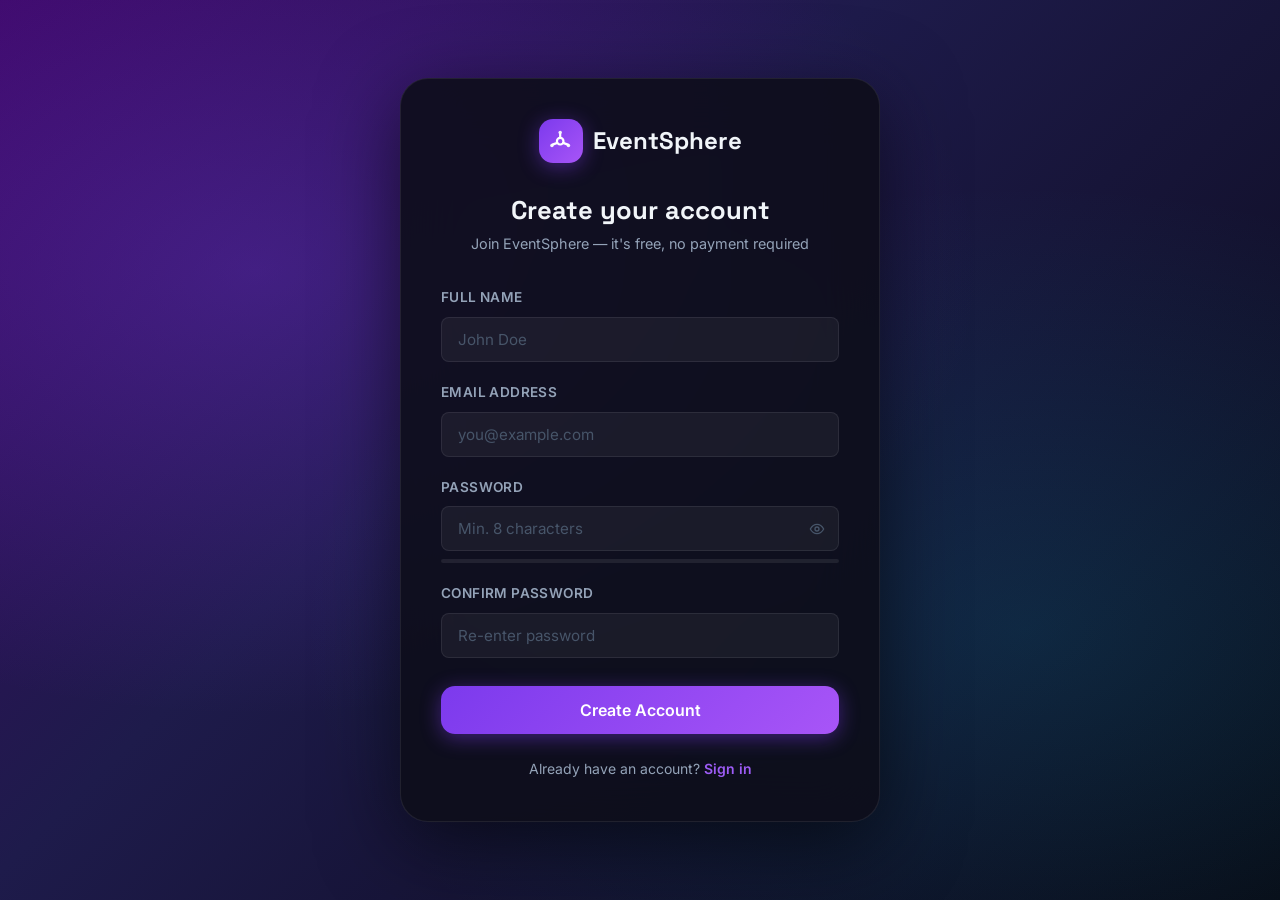
<file: eventsphere-frontend/pages/register.html>
<!DOCTYPE html>
<html lang="en">
<head>
  <meta charset="UTF-8"/>
  <meta name="viewport" content="width=device-width, initial-scale=1.0"/>
  <title>Create Account — EventSphere</title>
  <meta name="description" content="Create a free EventSphere account to start registering for campus events."/>
  <link rel="stylesheet" href="../assets/css/styles.css"/>
</head>
<body>
<div class="auth-page">
  <div class="auth-card fade-in" style="max-width:480px;">
    <div class="auth-logo">
      <div class="logo-icon"><svg viewBox="0 0 24 24"><circle cx="12" cy="12" r="3"/><circle cx="12" cy="4" r="1.6" fill="currentColor" stroke="none"/><circle cx="19.5" cy="16" r="1.6" fill="currentColor" stroke="none"/><circle cx="4.5" cy="16" r="1.6" fill="currentColor" stroke="none"/><path d="M12 8v-2.4M14.6 13.5l4.4 1.6M9.4 13.5l-4.4 1.6"/></svg></div>
      <span class="logo-text">EventSphere</span>
    </div>

    <h1 class="auth-title">Create your account</h1>
    <p class="auth-subtitle">Join EventSphere — it's free, no payment required</p>

    <div id="alert-area"></div>

    <form id="register-form" novalidate>
      <div class="form-group">
        <label class="form-label" for="fullName">Full Name</label>
        <input type="text" id="fullName" class="form-control" placeholder="John Doe" required autocomplete="name"/>
        <div class="form-error" id="fullName-error"></div>
      </div>

      <div class="form-group">
        <label class="form-label" for="email">Email Address</label>
        <input type="email" id="email" class="form-control" placeholder="you@example.com" required autocomplete="email"/>
        <div class="form-error" id="email-error"></div>
      </div>

      <div class="form-group">
        <label class="form-label" for="password">Password</label>
        <div class="input-wrapper">
          <input type="password" id="password" class="form-control" placeholder="Min. 8 characters" required autocomplete="new-password"/>
          <button type="button" class="toggle-pw icon icon-sm" id="toggle-pw" title="Show/Hide"><svg viewBox="0 0 24 24"><path d="M2 12s3.8-7 10-7 10 7 10 7-3.8 7-10 7-10-7-10-7z"/><circle cx="12" cy="12" r="3"/></svg></button>
        </div>
        <div class="form-error" id="password-error"></div>
        <!-- Strength bar -->
        <div style="margin-top:8px;">
          <div style="height:4px;border-radius:99px;background:var(--border);overflow:hidden;">
            <div id="pw-strength-bar" style="height:100%;border-radius:99px;transition:all 0.3s;width:0%;"></div>
          </div>
          <div id="pw-strength-label" style="font-size:0.72rem;color:var(--text-faint);margin-top:4px;"></div>
        </div>
      </div>

      <div class="form-group">
        <label class="form-label" for="confirmPassword">Confirm Password</label>
        <input type="password" id="confirmPassword" class="form-control" placeholder="Re-enter password" required/>
        <div class="form-error" id="confirmPassword-error"></div>
      </div>

      <button type="submit" class="btn btn-primary btn-full btn-lg" id="submit-btn" style="margin-top:8px;">
        Create Account
      </button>
    </form>

    <div class="auth-footer">
      Already have an account? <a href="login.html">Sign in</a>
    </div>
  </div>
</div>

<div id="toast-container" class="toast-container"></div>

<script src="../assets/js/icons.js"></script>
<script src="../assets/js/api.js"></script>
<script src="../assets/js/auth.js"></script>
<script>
document.addEventListener('DOMContentLoaded', () => {
  Auth.redirectIfLoggedIn('../index.html');

  // Toggle pw
  document.getElementById('toggle-pw').addEventListener('click', () => {
    const p = document.getElementById('password');
    p.type = p.type === 'text' ? 'password' : 'text';
    document.getElementById('toggle-pw').innerHTML = p.type === 'text' ? ICONS.eyeOff : ICONS.eye;
  });

  // Password strength
  document.getElementById('password').addEventListener('input', function() {
    const val = this.value;
    let strength = 0;
    if (val.length >= 8) strength++;
    if (/[A-Z]/.test(val)) strength++;
    if (/[0-9]/.test(val)) strength++;
    if (/[^A-Za-z0-9]/.test(val)) strength++;
    const bar   = document.getElementById('pw-strength-bar');
    const label = document.getElementById('pw-strength-label');
    const colors  = ['#ef4444','#f59e0b','#10b981','#7c3aed'];
    const labels  = ['Weak','Fair','Good','Strong'];
    bar.style.width  = (strength * 25) + '%';
    bar.style.background = colors[strength - 1] || '#ef4444';
    label.textContent = val ? labels[strength - 1] || 'Weak' : '';
  });

  // Submit
  document.getElementById('register-form').addEventListener('submit', async (e) => {
    e.preventDefault();
    clearErrors();

    const fullName       = document.getElementById('fullName').value.trim();
    const email          = document.getElementById('email').value.trim();
    const password       = document.getElementById('password').value;
    const confirmPw      = document.getElementById('confirmPassword').value;
    let valid = true;

    if (!fullName || fullName.length < 2) {
      showFieldError('fullName', 'Full name must be at least 2 characters.'); valid = false;
    }
    if (!email || !/^[^\s@]+@[^\s@]+\.[^\s@]+$/.test(email)) {
      showFieldError('email', 'Please enter a valid email address.'); valid = false;
    }
    if (!password || password.length < 8) {
      showFieldError('password', 'Password must be at least 8 characters.'); valid = false;
    }
    if (password !== confirmPw) {
      showFieldError('confirmPassword', 'Passwords do not match.'); valid = false;
    }
    if (!valid) return;

    const btn = document.getElementById('submit-btn');
    btn.disabled = true; btn.textContent = 'Creating account…';

    try {
      const result = await API.register(fullName, email, password);
      if (result && result.error) {
        showAlert(result.error, 'danger');
      } else {
        toast('Account created! Welcome, ' + result.user.fullName.split(' ')[0] + '!', 'success');
        setTimeout(() => { window.location.href = '../index.html'; }, 700);
      }
    } catch (err) {
      showAlert(err.message || 'Registration failed. Please try again.', 'danger');
    } finally {
      btn.disabled = false; btn.textContent = 'Create Account';
    }
  });

  function showAlert(msg, type) {
    document.getElementById('alert-area').innerHTML =
      `<div class="alert alert-${type}"><span class="icon icon-sm">${type === 'danger' ? ICONS.xCircle : ICONS.checkCircle}</span><span>${msg}</span></div>`;
  }
  function showFieldError(field, msg) {
    document.getElementById(field).classList.add('error');
    const el = document.getElementById(field + '-error');
    if (el) { el.textContent = msg; el.style.display = 'block'; }
  }
  function clearErrors() {
    document.getElementById('alert-area').innerHTML = '';
    ['fullName','email','password','confirmPassword'].forEach(f => {
      document.getElementById(f).classList.remove('error');
      const el = document.getElementById(f + '-error');
      if (el) el.style.display = 'none';
    });
  }
});
</script>
</body>
</html>
</file>
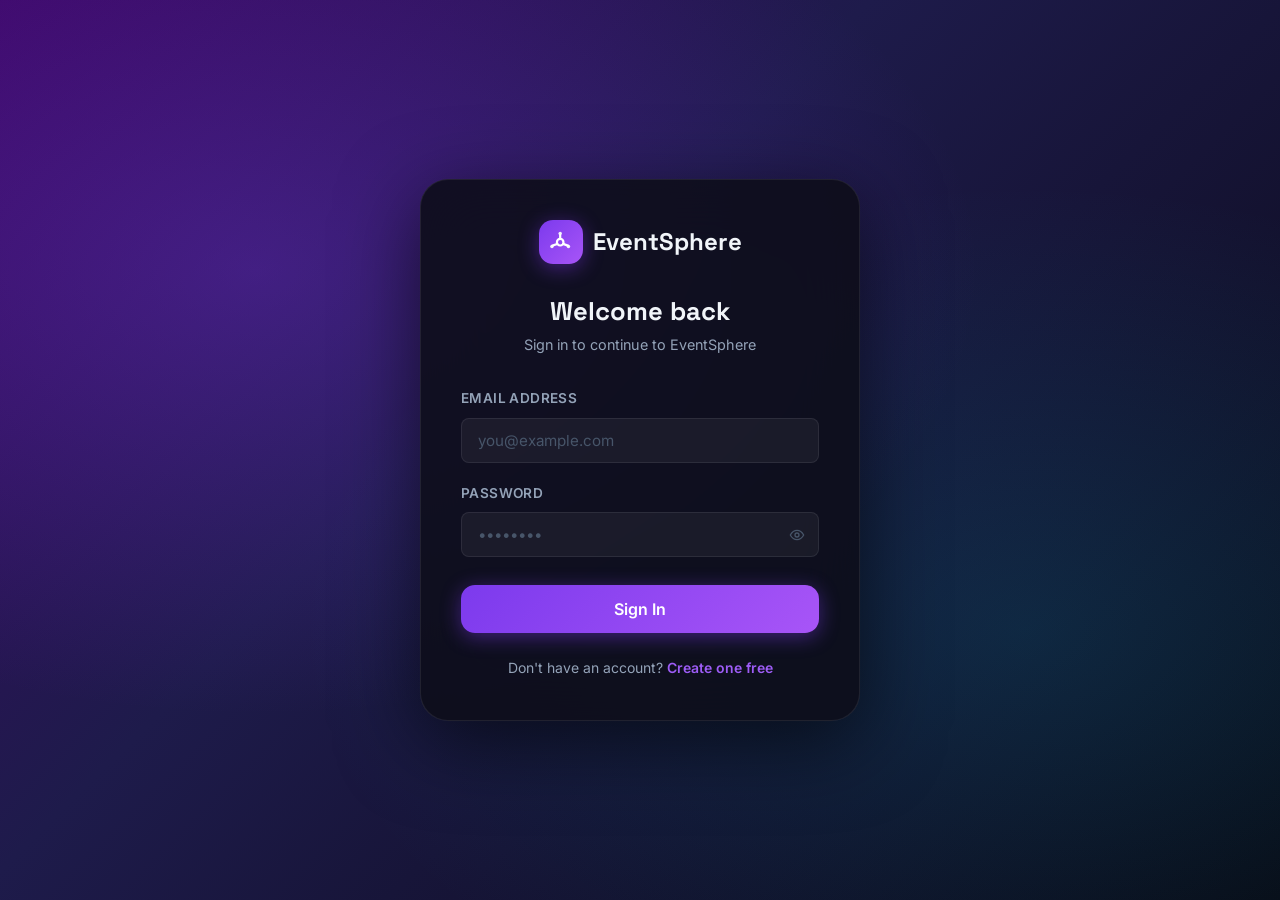
<file: eventsphere-frontend/pages/admin/admins.html>
<!DOCTYPE html>
<html lang="en">
<head>
  <meta charset="UTF-8"/>
  <meta name="viewport" content="width=device-width, initial-scale=1.0"/>
  <title>Manage Admins — EventSphere Admin</title>
  <meta name="description" content="Admin-only page to add new admin accounts on EventSphere."/>
  <link rel="stylesheet" href="../../assets/css/styles.css"/>
</head>
<body>
<div class="admin-layout">

  <!-- Sidebar -->
  <aside class="admin-sidebar">
    <div class="sidebar-logo"><div class="logo-icon"><svg viewBox="0 0 24 24"><circle cx="12" cy="12" r="3"/><circle cx="12" cy="4" r="1.6" fill="currentColor" stroke="none"/><circle cx="19.5" cy="16" r="1.6" fill="currentColor" stroke="none"/><circle cx="4.5" cy="16" r="1.6" fill="currentColor" stroke="none"/><path d="M12 8v-2.4M14.6 13.5l4.4 1.6M9.4 13.5l-4.4 1.6"/></svg></div><span>EventSphere</span></div>
    <nav class="sidebar-nav">
      <div class="sidebar-section-label">Main</div>
      <a href="dashboard.html" class="sidebar-link"><span class="sidebar-icon icon"><svg viewBox="0 0 24 24"><path d="M4 20V10M12 20V4M20 20v-7"/></svg></span> Dashboard</a>
      <a href="events.html" class="sidebar-link"><span class="sidebar-icon icon"><svg viewBox="0 0 24 24"><rect x="3" y="4.5" width="18" height="16" rx="2.5"/><path d="M16 2.5v4M8 2.5v4M3 9.5h18"/></svg></span> Manage Events</a>
      <a href="registrations.html" class="sidebar-link"><span class="sidebar-icon icon"><svg viewBox="0 0 24 24"><path d="M3 8.5a2 2 0 0 1 2-2h14a2 2 0 0 1 2 2v1.7a1.7 1.7 0 0 0 0 3.6v1.7a2 2 0 0 1-2 2H5a2 2 0 0 1-2-2v-1.7a1.7 1.7 0 0 0 0-3.6z"/><path d="M12 6.5v11" stroke-dasharray="2 2"/></svg></span> Registrations</a>
      <div class="sidebar-section-label">Settings</div>
      <a href="admins.html" class="sidebar-link active"><span class="sidebar-icon icon"><svg viewBox="0 0 24 24"><path d="M12 3l7 3v6c0 4.5-3 7.5-7 9-4-1.5-7-4.5-7-9V6z"/><path d="M9 12l2 2 4-4"/></svg></span> Manage Admins</a>
      <div class="sidebar-section-label">Navigation</div>
      <a href="../../index.html" class="sidebar-link"><span class="sidebar-icon icon"><svg viewBox="0 0 24 24"><path d="M3.5 11L12 4l8.5 7"/><path d="M5.5 9.5V20h13V9.5"/></svg></span> Back to Site</a>
    </nav>
    <div class="sidebar-user">
      <div class="sidebar-user-info">
        <div class="sidebar-avatar" id="sidebar-avatar">A</div>
        <div>
          <div class="sidebar-user-name" id="sidebar-user-name">Administrator</div>
          <div class="sidebar-user-role" id="sidebar-user-role">ADMIN</div>
        </div>
      </div>
      <button class="btn btn-secondary btn-sm btn-full" style="margin-top:12px;" onclick="Auth.logout('../../index.html')">Logout</button>
    </div>
  </aside>

  <!-- Main -->
  <main class="admin-main">
    <div class="admin-topbar">
      <div class="admin-page-title" style="display:flex;align-items:center;gap:10px;"><span class="icon icon-md"><svg viewBox="0 0 24 24"><path d="M12 3l7 3v6c0 4.5-3 7.5-7 9-4-1.5-7-4.5-7-9V6z"/><path d="M9 12l2 2 4-4"/></svg></span> Manage Admins</div>
      <button class="btn btn-primary btn-sm" id="add-admin-btn"><span class="icon icon-xs"><svg viewBox="0 0 24 24"><path d="M12 5v14M5 12h14"/></svg></span> Add Admin</button>
    </div>

    <div class="admin-content fade-in">

      <!-- Warning banner -->
      <div class="alert alert-danger" style="margin-bottom:24px;">
        <span class="icon icon-sm"><svg viewBox="0 0 24 24"><path d="M12 3.5L22 20.5H2z"/><path d="M12 9.5v5"/><circle cx="12" cy="17.2" r="0.9" fill="currentColor" stroke="none"/></svg></span>
        <span><strong>Restricted Access:</strong> Only admins can view this page and add new admins. New admin accounts will have full access to the admin panel.</span>
      </div>

      <!-- Stats -->
      <div style="display:grid;grid-template-columns:repeat(3,1fr);gap:16px;margin-bottom:28px;">
        <div class="stat-card"><div class="stat-icon purple icon icon-md"><svg viewBox="0 0 24 24"><path d="M12 3l7 3v6c0 4.5-3 7.5-7 9-4-1.5-7-4.5-7-9V6z"/><path d="M9 12l2 2 4-4"/></svg></div><div><div class="stat-value" id="s-admins">—</div><div class="stat-label">Total Admins</div></div></div>
        <div class="stat-card"><div class="stat-icon green icon icon-md"><svg viewBox="0 0 24 24"><circle cx="12" cy="8" r="3.6"/><path d="M4.5 20c0-4 3.4-6.8 7.5-6.8s7.5 2.8 7.5 6.8"/></svg></div><div><div class="stat-value" id="s-users">—</div><div class="stat-label">Regular Users</div></div></div>
        <div class="stat-card"><div class="stat-icon cyan icon icon-md"><svg viewBox="0 0 24 24"><circle cx="9" cy="8" r="3.2"/><path d="M2.5 20c0-3.6 2.9-6.2 6.5-6.2s6.5 2.6 6.5 6.2"/><path d="M16 4.3a3.2 3.2 0 0 1 0 6.2M21.5 20c0-3-1.9-5.4-4.8-6"/></svg></div><div><div class="stat-value" id="s-total">—</div><div class="stat-label">Total Accounts</div></div></div>
      </div>

      <!-- Admin list -->
      <h3 style="margin-bottom:16px;">Current Admins</h3>
      <div class="table-wrapper" style="margin-bottom:32px;">
        <table class="data-table">
          <thead><tr>
            <th>Admin</th><th>Email</th><th>Username</th><th>Joined</th><th>Note</th><th>Action</th>
          </tr></thead>
          <tbody id="admins-tbody">
            <tr><td colspan="6" style="text-align:center;padding:40px;color:var(--text-faint);">Loading…</td></tr>
          </tbody>
        </table>
      </div>

      <!-- All Users section -->
      <h3 style="margin-bottom:16px;">All Registered Users</h3>
      <div class="filter-bar" style="margin-bottom:16px;">
        <div class="filter-search">
          <span class="search-icon icon icon-sm"><svg viewBox="0 0 24 24"><circle cx="11" cy="11" r="7"/><path d="M20.5 20.5l-4.3-4.3"/></svg></span>
          <input type="text" id="user-search" placeholder="Search users…"/>
        </div>
      </div>
      <div class="table-wrapper">
        <table class="data-table">
          <thead><tr>
            <th>User</th><th>Email</th><th>Role</th><th>Joined</th><th>Action</th>
          </tr></thead>
          <tbody id="users-tbody">
            <tr><td colspan="5" style="text-align:center;padding:40px;color:var(--text-faint);">Loading…</td></tr>
          </tbody>
        </table>
      </div>
    </div>
  </main>
</div>

<!-- Delete User Confirmation Modal -->
<div class="modal-overlay" id="delete-user-modal">
  <div class="modal" style="max-width:440px;">
    <div class="modal-header">
      <h3 class="modal-title" style="display:flex;align-items:center;gap:8px;color:var(--danger);"><span class="icon icon-sm"><svg viewBox="0 0 24 24"><path d="M12 3.5L22 20.5H2z"/><path d="M12 9.5v5"/><circle cx="12" cy="17.2" r="0.9" fill="currentColor" stroke="none"/></svg></span> Delete Account</h3>
      <button class="modal-close icon icon-sm" onclick="closeDeleteUserModal()"><svg viewBox="0 0 24 24"><path d="M6 6l12 12M18 6L6 18"/></svg></button>
    </div>
    <div>
      <p style="margin-bottom:8px;">Delete <strong id="delete-user-name"></strong>?</p>
      <p id="delete-user-warning" style="color:var(--text-muted);font-size:0.88rem;"></p>
      <p style="color:var(--danger);font-size:0.82rem;margin-top:10px;">This action cannot be undone.</p>
    </div>
    <div style="display:flex;gap:12px;margin-top:20px;">
      <button class="btn btn-danger" id="confirm-delete-user-btn" onclick="handleDeleteUser()">Delete Account</button>
      <button class="btn btn-secondary" onclick="closeDeleteUserModal()">Cancel</button>
    </div>
  </div>
</div>

<!-- Add Admin Modal -->
<div class="modal-overlay" id="admin-modal">
  <div class="modal" style="max-width:480px;">
    <div class="modal-header">
      <h3 class="modal-title" style="display:flex;align-items:center;gap:8px;"><span class="icon icon-sm"><svg viewBox="0 0 24 24"><path d="M12 3l7 3v6c0 4.5-3 7.5-7 9-4-1.5-7-4.5-7-9V6z"/><path d="M9 12l2 2 4-4"/></svg></span> Add New Admin</h3>
      <button class="modal-close icon icon-sm" id="modal-close"><svg viewBox="0 0 24 24"><path d="M6 6l12 12M18 6L6 18"/></svg></button>
    </div>
    <div class="alert alert-info" style="margin-bottom:20px;">
      <span class="icon icon-sm"><svg viewBox="0 0 24 24"><circle cx="12" cy="12" r="9"/><path d="M12 11v5.5"/><circle cx="12" cy="8" r="0.9" fill="currentColor" stroke="none"/></svg></span><span>This person will have full admin access — ability to add/edit/delete events, view all registrations, and add more admins.</span>
    </div>
    <div id="modal-alert"></div>
    <form id="admin-form" novalidate>
      <div class="form-group">
        <label class="form-label" for="a-fullname">Full Name *</label>
        <input type="text" id="a-fullname" class="form-control" placeholder="Jane Doe" required/>
        <div class="form-error" id="a-fullname-error"></div>
      </div>
      <div class="form-group">
        <label class="form-label" for="a-email">Email Address *</label>
        <input type="email" id="a-email" class="form-control" placeholder="admin@example.com" required/>
        <div class="form-error" id="a-email-error"></div>
      </div>
      <div class="form-group">
        <label class="form-label" for="a-password">Password *</label>
        <div class="input-wrapper">
          <input type="password" id="a-password" class="form-control" placeholder="Min. 8 characters" required/>
          <button type="button" class="toggle-pw icon icon-sm" id="toggle-pw"><svg viewBox="0 0 24 24"><path d="M2 12s3.8-7 10-7 10 7 10 7-3.8 7-10 7-10-7-10-7z"/><circle cx="12" cy="12" r="3"/></svg></button>
        </div>
        <div class="form-error" id="a-password-error"></div>
        <div class="form-hint">The new admin must change this password after first login.</div>
      </div>
      <div style="display:flex;gap:12px;margin-top:8px;">
        <button type="submit" class="btn btn-primary" id="save-btn">Add Admin</button>
        <button type="button" class="btn btn-secondary" id="cancel-btn">Cancel</button>
      </div>
    </form>
  </div>
</div>

<div id="toast-container" class="toast-container"></div>

<script src="../../assets/js/icons.js"></script>
<script src="../../assets/js/api.js"></script>
<script src="../../assets/js/auth.js"></script>
<script>
let allUsers = [];

document.addEventListener('DOMContentLoaded', async () => {
  if (!Auth.requireAdmin('../../pages/login.html')) return;
  Auth.updateSidebar();

  await loadData();

  document.getElementById('add-admin-btn').addEventListener('click', openModal);
  document.getElementById('modal-close').addEventListener('click', closeModal);
  document.getElementById('cancel-btn').addEventListener('click', closeModal);

  document.getElementById('toggle-pw').addEventListener('click', () => {
    const p = document.getElementById('a-password');
    p.type = p.type === 'text' ? 'password' : 'text';
    document.getElementById('toggle-pw').innerHTML = p.type === 'text' ? ICONS.eyeOff : ICONS.eye;
  });

  document.getElementById('admin-form').addEventListener('submit', handleSubmit);
  document.getElementById('user-search').addEventListener('input', renderUsersTable);
});

async function loadData() {
  try {
    allUsers = await API.getAllUsers();
    if (!Array.isArray(allUsers)) allUsers = [];
    renderStats();
    renderAdminsTable();
    renderUsersTable();
  } catch (err) { console.error('Failed to load admins:', err); }
}

function renderStats() {
  const admins = allUsers.filter(u => u.role === 'ADMIN');
  const users  = allUsers.filter(u => u.role === 'USER');
  document.getElementById('s-admins').textContent = admins.length;
  document.getElementById('s-users').textContent  = users.length;
  document.getElementById('s-total').textContent  = allUsers.length;
}

function renderAdminsTable() {
  const admins = allUsers.filter(u => u.role === 'ADMIN');
  const tbody  = document.getElementById('admins-tbody');
  const currentUser = storage.get('session');
  tbody.innerHTML = admins.map(a => `
    <tr>
      <td>
        <div style="display:flex;align-items:center;gap:10px;">
          <div class="avatar" style="width:34px;height:34px;font-size:0.85rem;">${a.fullName.charAt(0).toUpperCase()}</div>
          <span style="font-weight:600;">${a.fullName}</span>
        </div>
      </td>
      <td style="color:var(--text-muted);font-size:0.85rem;">${a.email}</td>
      <td><code style="background:rgba(124,58,237,0.1);color:var(--primary-light);padding:2px 8px;border-radius:4px;font-size:0.78rem;">${a.username || a.email.split('@')[0]}</code></td>
      <td style="color:var(--text-faint);font-size:0.78rem;">${formatDate(a.createdAt)}</td>
      <td>${a.id === currentUser?.id ? '<span class="tag tag-primary">You</span>' : ''}</td>
      <td>${a.id === currentUser?.id ? '' : `<button class="btn btn-danger btn-sm" onclick="confirmDeleteUser(${a.id}, '${a.fullName.replace(/'/g,"\\'")}', true)">${iconHTML('trash','icon-xs')} Delete</button>`}</td>
    </tr>`).join('') || '<tr><td colspan="6" style="text-align:center;color:var(--text-faint);">No admins found.</td></tr>';
}

function renderUsersTable() {
  const search = document.getElementById('user-search').value.toLowerCase().trim();
  let users = allUsers.filter(u => u.role === 'USER');
  if (search) users = users.filter(u => u.fullName.toLowerCase().includes(search) || u.email.toLowerCase().includes(search));
  const tbody = document.getElementById('users-tbody');
  tbody.innerHTML = users.map(u => `
    <tr>
      <td>
        <div style="display:flex;align-items:center;gap:10px;">
          <div class="avatar" style="width:30px;height:30px;font-size:0.78rem;">${u.fullName.charAt(0).toUpperCase()}</div>
          <span style="font-weight:600;font-size:0.88rem;">${u.fullName}</span>
        </div>
      </td>
      <td style="color:var(--text-muted);font-size:0.85rem;">${u.email}</td>
      <td><span class="tag tag-success">USER</span></td>
      <td style="color:var(--text-faint);font-size:0.78rem;">${formatDate(u.createdAt)}</td>
      <td><button class="btn btn-danger btn-sm" onclick="confirmDeleteUser(${u.id}, '${u.fullName.replace(/'/g,"\\'")}', false)">${iconHTML('trash','icon-xs')} Delete</button></td>
    </tr>`).join('') || '<tr><td colspan="5" style="text-align:center;color:var(--text-faint);">No users found.</td></tr>';
}

let pendingDeleteId = null;

function confirmDeleteUser(id, name, isAdmin) {
  pendingDeleteId = id;
  document.getElementById('delete-user-name').textContent = name;
  document.getElementById('delete-user-warning').textContent = isAdmin
    ? 'This will permanently remove this admin account.'
    : 'This will permanently remove this user account and all of their event registrations.';
  document.getElementById('delete-user-modal').classList.add('open');
}

function closeDeleteUserModal() {
  pendingDeleteId = null;
  document.getElementById('delete-user-modal').classList.remove('open');
}

async function handleDeleteUser() {
  if (!pendingDeleteId) return;
  const btn = document.getElementById('confirm-delete-user-btn');
  btn.disabled = true; btn.textContent = 'Deleting…';
  try {
    const res = await API.deleteUser(pendingDeleteId);
    if (res && res.error) {
      toast(res.error, 'danger');
    } else {
      toast('Account deleted.', 'success');
      closeDeleteUserModal();
      await loadData();
    }
  } catch (err) {
    toast(err.message || 'Failed to delete account.', 'danger');
  } finally {
    btn.disabled = false; btn.textContent = 'Delete Account';
  }
}

function openModal() {
  document.getElementById('admin-form').reset();
  document.getElementById('modal-alert').innerHTML = '';
  clearErrors();
  document.getElementById('admin-modal').classList.add('open');
}
function closeModal() { document.getElementById('admin-modal').classList.remove('open'); }

async function handleSubmit(e) {
  e.preventDefault();
  clearErrors();

  const fullName = document.getElementById('a-fullname').value.trim();
  const email    = document.getElementById('a-email').value.trim();
  const password = document.getElementById('a-password').value;
  let valid = true;

  if (!fullName || fullName.length < 2) { showErr('a-fullname','Full name must be at least 2 characters.'); valid=false; }
  if (!email || !/^[^\s@]+@[^\s@]+\.[^\s@]+$/.test(email)) { showErr('a-email','Please enter a valid email.'); valid=false; }
  if (!password || password.length < 8) { showErr('a-password','Password must be at least 8 characters.'); valid=false; }
  if (!valid) return;

  const btn = document.getElementById('save-btn');
  btn.disabled = true; btn.textContent = 'Adding…';

  try {
    const res = await API.addAdmin(fullName, email, password);
    if (res.error) {
      document.getElementById('modal-alert').innerHTML =
        `<div class="alert alert-danger"><span class="icon icon-sm">${ICONS.xCircle}</span><span>${res.error}</span></div>`;
    } else {
      toast('Admin account created for ' + fullName + '!', 'success');
      closeModal();
      await loadData();
    }
  } catch (err) {
    document.getElementById('modal-alert').innerHTML =
      `<div class="alert alert-danger"><span class="icon icon-sm">${ICONS.xCircle}</span><span>${err.message}</span></div>`;
  } finally {
    btn.disabled = false; btn.textContent = 'Add Admin';
  }
}

function showErr(field, msg) {
  document.getElementById(field).classList.add('error');
  const el = document.getElementById(field + '-error');
  if (el) { el.textContent = msg; el.style.display = 'block'; }
}

function clearErrors() {
  ['a-fullname','a-email','a-password'].forEach(f => {
    document.getElementById(f).classList.remove('error');
    const el = document.getElementById(f + '-error');
    if (el) el.style.display = 'none';
  });
}
</script>
</body>
</html>
</file>
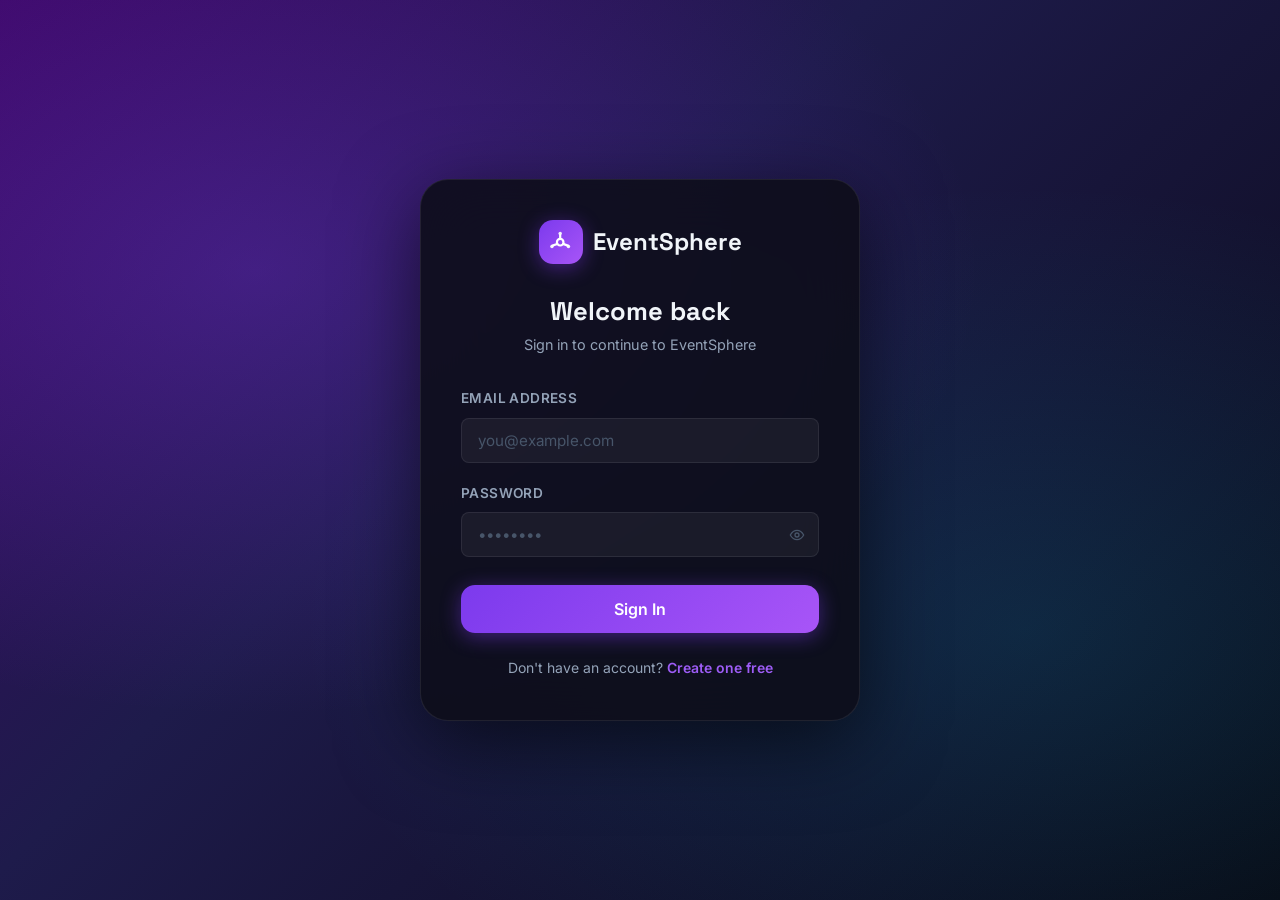
<file: eventsphere-frontend/pages/admin/dashboard.html>
<!DOCTYPE html>
<html lang="en">
<head>
  <meta charset="UTF-8"/>
  <meta name="viewport" content="width=device-width, initial-scale=1.0"/>
  <title>Admin Dashboard — EventSphere</title>
  <meta name="description" content="EventSphere admin dashboard — overview of events, registrations, and users."/>
  <link rel="stylesheet" href="../../assets/css/styles.css"/>
</head>
<body>
<div class="admin-layout">

  <!-- Sidebar -->
  <aside class="admin-sidebar" id="admin-sidebar">
    <div class="sidebar-logo">
      <div class="logo-icon"><svg viewBox="0 0 24 24"><circle cx="12" cy="12" r="3"/><circle cx="12" cy="4" r="1.6" fill="currentColor" stroke="none"/><circle cx="19.5" cy="16" r="1.6" fill="currentColor" stroke="none"/><circle cx="4.5" cy="16" r="1.6" fill="currentColor" stroke="none"/><path d="M12 8v-2.4M14.6 13.5l4.4 1.6M9.4 13.5l-4.4 1.6"/></svg></div>
      <span>EventSphere</span>
    </div>
    <nav class="sidebar-nav">
      <div class="sidebar-section-label">Main</div>
      <a href="dashboard.html" class="sidebar-link active" id="sl-dashboard">
        <span class="sidebar-icon icon"><svg viewBox="0 0 24 24"><path d="M4 20V10M12 20V4M20 20v-7"/></svg></span> Dashboard
      </a>
      <a href="events.html" class="sidebar-link" id="sl-events">
        <span class="sidebar-icon icon"><svg viewBox="0 0 24 24"><rect x="3" y="4.5" width="18" height="16" rx="2.5"/><path d="M16 2.5v4M8 2.5v4M3 9.5h18"/></svg></span> Manage Events
      </a>
      <a href="registrations.html" class="sidebar-link" id="sl-regs">
        <span class="sidebar-icon icon"><svg viewBox="0 0 24 24"><path d="M3 8.5a2 2 0 0 1 2-2h14a2 2 0 0 1 2 2v1.7a1.7 1.7 0 0 0 0 3.6v1.7a2 2 0 0 1-2 2H5a2 2 0 0 1-2-2v-1.7a1.7 1.7 0 0 0 0-3.6z"/><path d="M12 6.5v11" stroke-dasharray="2 2"/></svg></span> Registrations
      </a>
      <div class="sidebar-section-label">Settings</div>
      <a href="admins.html" class="sidebar-link" id="sl-admins">
        <span class="sidebar-icon icon"><svg viewBox="0 0 24 24"><path d="M12 3l7 3v6c0 4.5-3 7.5-7 9-4-1.5-7-4.5-7-9V6z"/><path d="M9 12l2 2 4-4"/></svg></span> Manage Admins
      </a>
      <div class="sidebar-section-label">Navigation</div>
      <a href="../../index.html" class="sidebar-link">
        <span class="sidebar-icon icon"><svg viewBox="0 0 24 24"><path d="M3.5 11L12 4l8.5 7"/><path d="M5.5 9.5V20h13V9.5"/></svg></span> Back to Site
      </a>
    </nav>
    <div class="sidebar-user">
      <div class="sidebar-user-info">
        <div class="sidebar-avatar" id="sidebar-avatar">A</div>
        <div>
          <div class="sidebar-user-name" id="sidebar-user-name">Administrator</div>
          <div class="sidebar-user-role" id="sidebar-user-role">ADMIN</div>
        </div>
      </div>
      <button class="btn btn-secondary btn-sm btn-full" style="margin-top:12px;" onclick="Auth.logout('../../index.html')">Logout</button>
    </div>
  </aside>

  <!-- Main -->
  <main class="admin-main">
    <div class="admin-topbar">
      <div class="admin-page-title" style="display:flex;align-items:center;gap:10px;"><span class="icon icon-md"><svg viewBox="0 0 24 24"><path d="M4 20V10M12 20V4M20 20v-7"/></svg></span> Dashboard Overview</div>
      <div style="font-size:0.82rem;color:var(--text-muted);" id="greeting"></div>
    </div>

    <div class="admin-content fade-in">
      <!-- Stats -->
      <div class="admin-grid mb-4" id="stats-grid" style="margin-bottom:32px;">
        <div class="stat-card"><div class="stat-icon purple icon icon-md"><svg viewBox="0 0 24 24"><rect x="3" y="4.5" width="18" height="16" rx="2.5"/><path d="M16 2.5v4M8 2.5v4M3 9.5h18"/></svg></div><div><div class="stat-value" id="s-events">—</div><div class="stat-label">Total Events</div></div></div>
        <div class="stat-card"><div class="stat-icon cyan icon icon-md"><svg viewBox="0 0 24 24"><path d="M3 8.5a2 2 0 0 1 2-2h14a2 2 0 0 1 2 2v1.7a1.7 1.7 0 0 0 0 3.6v1.7a2 2 0 0 1-2 2H5a2 2 0 0 1-2-2v-1.7a1.7 1.7 0 0 0 0-3.6z"/><path d="M12 6.5v11" stroke-dasharray="2 2"/></svg></div><div><div class="stat-value" id="s-regs">—</div><div class="stat-label">Registrations</div></div></div>
        <div class="stat-card"><div class="stat-icon green icon icon-md"><svg viewBox="0 0 24 24"><circle cx="12" cy="8" r="3.6"/><path d="M4.5 20c0-4 3.4-6.8 7.5-6.8s7.5 2.8 7.5 6.8"/></svg></div><div><div class="stat-value" id="s-users">—</div><div class="stat-label">Users</div></div></div>
        <div class="stat-card"><div class="stat-icon orange icon icon-md"><svg viewBox="0 0 24 24"><path d="M12 3l7 3v6c0 4.5-3 7.5-7 9-4-1.5-7-4.5-7-9V6z"/><path d="M9 12l2 2 4-4"/></svg></div><div><div class="stat-value" id="s-admins">—</div><div class="stat-label">Admins</div></div></div>
      </div>

      <!-- Two column: recent events + recent registrations -->
      <div style="display:grid;grid-template-columns:1fr 1fr;gap:24px;" id="dashboard-grid">

        <!-- Recent Events -->
        <div>
          <div style="display:flex;align-items:center;justify-content:space-between;margin-bottom:16px;">
            <h3>Recent Events</h3>
            <a href="events.html" class="btn btn-outline btn-sm">Manage <span class="icon icon-xs"><svg viewBox="0 0 24 24"><path d="M4 12h16M14 6l6 6-6 6"/></svg></span></a>
          </div>
          <div class="table-wrapper">
            <table class="data-table">
              <thead><tr>
                <th>Event</th><th>Date</th><th>Status</th>
              </tr></thead>
              <tbody id="recent-events-tbody">
                <tr><td colspan="3" style="text-align:center;padding:30px;color:var(--text-faint);">Loading…</td></tr>
              </tbody>
            </table>
          </div>
        </div>

        <!-- Recent Registrations -->
        <div>
          <div style="display:flex;align-items:center;justify-content:space-between;margin-bottom:16px;">
            <h3>Recent Registrations</h3>
            <a href="registrations.html" class="btn btn-outline btn-sm">View All <span class="icon icon-xs"><svg viewBox="0 0 24 24"><path d="M4 12h16M14 6l6 6-6 6"/></svg></span></a>
          </div>
          <div class="table-wrapper">
            <table class="data-table">
              <thead><tr>
                <th>User</th><th>Event</th><th>Date</th>
              </tr></thead>
              <tbody id="recent-regs-tbody">
                <tr><td colspan="3" style="text-align:center;padding:30px;color:var(--text-faint);">Loading…</td></tr>
              </tbody>
            </table>
          </div>
        </div>
      </div>

      <!-- Quick actions -->
      <div style="margin-top:32px;">
        <h3 style="margin-bottom:16px;">Quick Actions</h3>
        <div style="display:flex;gap:12px;flex-wrap:wrap;">
          <a href="events.html?action=add" class="btn btn-primary"><span class="icon icon-sm"><svg viewBox="0 0 24 24"><path d="M12 5v14M5 12h14"/></svg></span> Add New Event</a>
          <a href="registrations.html" class="btn btn-secondary"><span class="icon icon-sm"><svg viewBox="0 0 24 24"><path d="M3 8.5a2 2 0 0 1 2-2h14a2 2 0 0 1 2 2v1.7a1.7 1.7 0 0 0 0 3.6v1.7a2 2 0 0 1-2 2H5a2 2 0 0 1-2-2v-1.7a1.7 1.7 0 0 0 0-3.6z"/><path d="M12 6.5v11" stroke-dasharray="2 2"/></svg></span> View Registrations</a>
          <a href="admins.html" class="btn btn-secondary"><span class="icon icon-sm"><svg viewBox="0 0 24 24"><path d="M12 3l7 3v6c0 4.5-3 7.5-7 9-4-1.5-7-4.5-7-9V6z"/><path d="M9 12l2 2 4-4"/></svg></span> Add Admin</a>
          <a href="../../pages/events.html" class="btn btn-secondary" target="_blank"><span class="icon icon-sm"><svg viewBox="0 0 24 24"><path d="M9.5 14.5l5-5"/><path d="M8 17l-2.5 2.5a3.5 3.5 0 0 1-5-5L3 12M16 7l2.5-2.5a3.5 3.5 0 0 1 5 5L21 12"/></svg></span> View Public Site</a>
        </div>
      </div>
    </div>
  </main>
</div>

<div id="toast-container" class="toast-container"></div>

<style>
@media(max-width:900px){ #dashboard-grid{grid-template-columns:1fr!important;} }
</style>

<script src="../../assets/js/icons.js"></script>
<script src="../../assets/js/api.js"></script>
<script src="../../assets/js/auth.js"></script>
<script>
document.addEventListener('DOMContentLoaded', async () => {
  if (!Auth.requireAdmin('../../pages/login.html')) return;
  Auth.updateSidebar();

  const user = storage.get('session');
  const hour = new Date().getHours();
  const greet = hour < 12 ? 'Good morning' : hour < 17 ? 'Good afternoon' : 'Good evening';
  document.getElementById('greeting').textContent = `${greet}, ${user.fullName.split(' ')[0]}`;

  // Stats
  try {
    const stats = await API.getStats();
    document.getElementById('s-events').textContent = stats.totalEvents;
    document.getElementById('s-regs').textContent   = stats.totalRegistrations;
    document.getElementById('s-users').textContent  = stats.totalUsers;
    document.getElementById('s-admins').textContent = stats.totalAdmins;
  } catch (err) { console.error('Failed to load dashboard stats:', err); }

  // Recent Events
  try {
    const events = await API.getEvents();
    const tbody  = document.getElementById('recent-events-tbody');
    const recent = events.slice(-5).reverse();
    tbody.innerHTML = recent.length === 0
      ? '<tr><td colspan="3" style="text-align:center;color:var(--text-faint);">No events yet</td></tr>'
      : recent.map(e => {
          const past = isEventPast(e.date);
          const full = e.registeredCount >= e.capacity;
          return `<tr>
            <td><a href="../../pages/event-detail.html?id=${e.id}" style="font-weight:600;color:var(--primary-light);">${e.title}</a></td>
            <td style="color:var(--text-muted);font-size:0.82rem;">${formatDate(e.date)}</td>
            <td><span class="tag ${past ? '' : full ? 'tag-danger' : 'tag-success'}">${past ? 'Ended' : full ? 'Full' : 'Open'}</span></td>
          </tr>`;
        }).join('');
  } catch (err) { console.error('Failed to load recent events:', err); }

  // Recent Registrations
  try {
    const regs  = await API.getAllRegistrations();
    const tbody = document.getElementById('recent-regs-tbody');
    const recent = (Array.isArray(regs) ? regs : []).slice(-5).reverse();
    tbody.innerHTML = recent.length === 0
      ? '<tr><td colspan="3" style="text-align:center;color:var(--text-faint);">No registrations yet</td></tr>'
      : recent.map(r => `
          <tr>
            <td style="font-weight:600;">${r.userFullName}</td>
            <td style="font-size:0.82rem;color:var(--text-muted);">${r.eventTitle}</td>
            <td style="font-size:0.78rem;color:var(--text-faint);">${formatDate(r.registeredAt)}</td>
          </tr>`).join('');
  } catch (err) { console.error('Failed to load recent registrations:', err); }
});
</script>
</body>
</html>
</file>
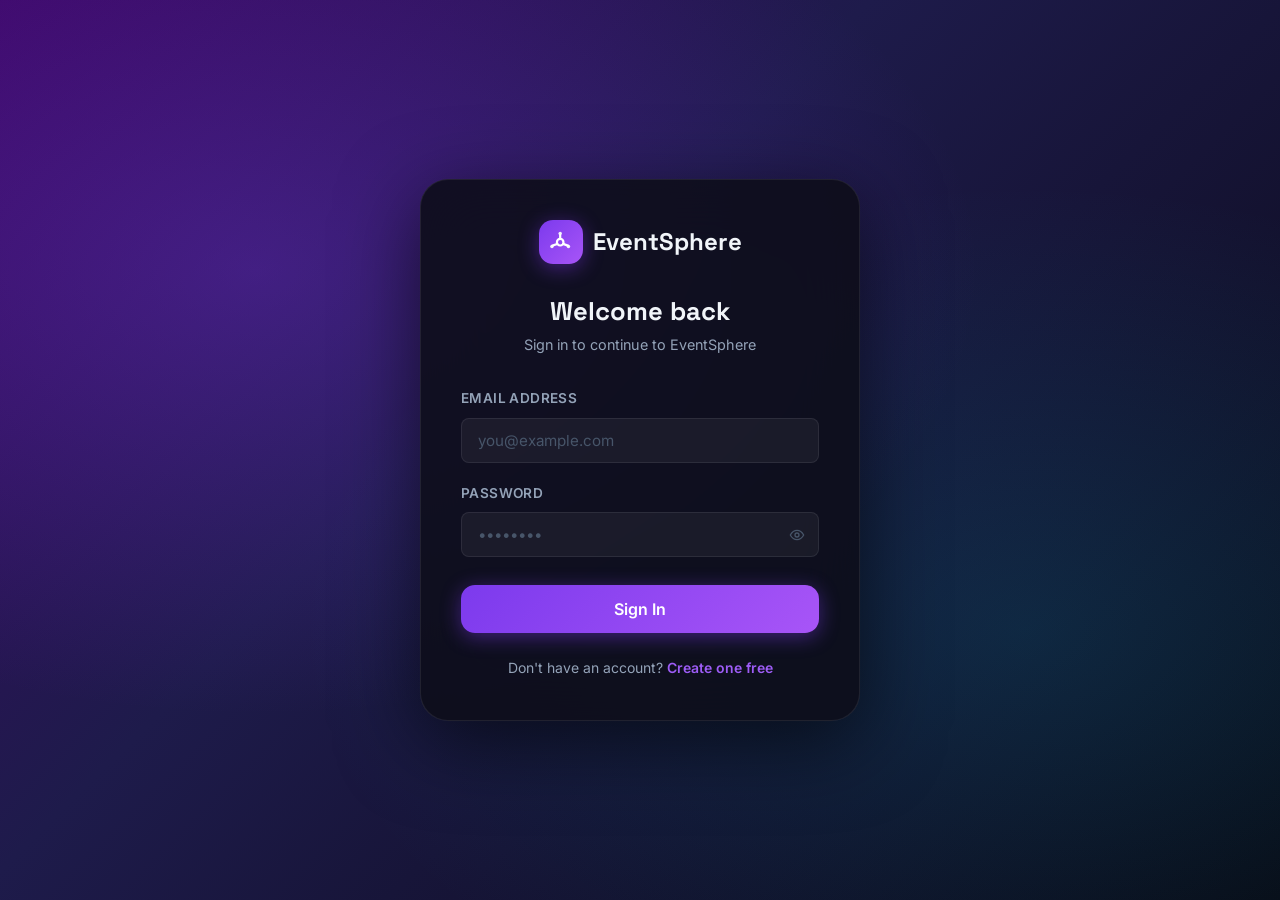
<file: eventsphere-frontend/pages/admin/events.html>
<!DOCTYPE html>
<html lang="en">
<head>
  <meta charset="UTF-8"/>
  <meta name="viewport" content="width=device-width, initial-scale=1.0"/>
  <title>Manage Events — EventSphere Admin</title>
  <meta name="description" content="Admin panel to add, edit, and delete EventSphere campus events."/>
  <link rel="stylesheet" href="../../assets/css/styles.css"/>
</head>
<body>
<div class="admin-layout">

  <!-- Sidebar -->
  <aside class="admin-sidebar">
    <div class="sidebar-logo"><div class="logo-icon"><svg viewBox="0 0 24 24"><circle cx="12" cy="12" r="3"/><circle cx="12" cy="4" r="1.6" fill="currentColor" stroke="none"/><circle cx="19.5" cy="16" r="1.6" fill="currentColor" stroke="none"/><circle cx="4.5" cy="16" r="1.6" fill="currentColor" stroke="none"/><path d="M12 8v-2.4M14.6 13.5l4.4 1.6M9.4 13.5l-4.4 1.6"/></svg></div><span>EventSphere</span></div>
    <nav class="sidebar-nav">
      <div class="sidebar-section-label">Main</div>
      <a href="dashboard.html" class="sidebar-link"><span class="sidebar-icon icon"><svg viewBox="0 0 24 24"><path d="M4 20V10M12 20V4M20 20v-7"/></svg></span> Dashboard</a>
      <a href="events.html" class="sidebar-link active"><span class="sidebar-icon icon"><svg viewBox="0 0 24 24"><rect x="3" y="4.5" width="18" height="16" rx="2.5"/><path d="M16 2.5v4M8 2.5v4M3 9.5h18"/></svg></span> Manage Events</a>
      <a href="registrations.html" class="sidebar-link"><span class="sidebar-icon icon"><svg viewBox="0 0 24 24"><path d="M3 8.5a2 2 0 0 1 2-2h14a2 2 0 0 1 2 2v1.7a1.7 1.7 0 0 0 0 3.6v1.7a2 2 0 0 1-2 2H5a2 2 0 0 1-2-2v-1.7a1.7 1.7 0 0 0 0-3.6z"/><path d="M12 6.5v11" stroke-dasharray="2 2"/></svg></span> Registrations</a>
      <div class="sidebar-section-label">Settings</div>
      <a href="admins.html" class="sidebar-link"><span class="sidebar-icon icon"><svg viewBox="0 0 24 24"><path d="M12 3l7 3v6c0 4.5-3 7.5-7 9-4-1.5-7-4.5-7-9V6z"/><path d="M9 12l2 2 4-4"/></svg></span> Manage Admins</a>
      <div class="sidebar-section-label">Navigation</div>
      <a href="../../index.html" class="sidebar-link"><span class="sidebar-icon icon"><svg viewBox="0 0 24 24"><path d="M3.5 11L12 4l8.5 7"/><path d="M5.5 9.5V20h13V9.5"/></svg></span> Back to Site</a>
    </nav>
    <div class="sidebar-user">
      <div class="sidebar-user-info">
        <div class="sidebar-avatar" id="sidebar-avatar">A</div>
        <div>
          <div class="sidebar-user-name" id="sidebar-user-name">Administrator</div>
          <div class="sidebar-user-role" id="sidebar-user-role">ADMIN</div>
        </div>
      </div>
      <button class="btn btn-secondary btn-sm btn-full" style="margin-top:12px;" onclick="Auth.logout('../../index.html')">Logout</button>
    </div>
  </aside>

  <!-- Main -->
  <main class="admin-main">
    <div class="admin-topbar">
      <div class="admin-page-title" style="display:flex;align-items:center;gap:10px;"><span class="icon icon-md"><svg viewBox="0 0 24 24"><rect x="3" y="4.5" width="18" height="16" rx="2.5"/><path d="M16 2.5v4M8 2.5v4M3 9.5h18"/></svg></span> Manage Events</div>
      <button class="btn btn-primary btn-sm" id="add-event-btn"><span class="icon icon-xs"><svg viewBox="0 0 24 24"><path d="M12 5v14M5 12h14"/></svg></span> Add New Event</button>
    </div>

    <div class="admin-content fade-in">
      <!-- Search/Filter -->
      <div class="filter-bar" style="margin-bottom:24px;">
        <div class="filter-search">
          <span class="search-icon icon icon-sm"><svg viewBox="0 0 24 24"><circle cx="11" cy="11" r="7"/><path d="M20.5 20.5l-4.3-4.3"/></svg></span>
          <input type="text" id="search-input" placeholder="Search events…"/>
        </div>
        <select id="cat-filter" class="form-control" style="width:auto;padding:8px 12px;font-size:0.85rem;">
          <option value="">All Categories</option>
        </select>
      </div>

      <!-- Stats row -->
      <div style="display:grid;grid-template-columns:repeat(3,1fr);gap:16px;margin-bottom:24px;" id="event-stats"></div>

      <!-- Table -->
      <div class="table-wrapper">
        <table class="data-table">
          <thead><tr>
            <th>Event</th><th>Category</th><th>Date & Time</th><th>Venue</th><th>Registrations</th><th>Status</th><th>Actions</th>
          </tr></thead>
          <tbody id="events-tbody">
            <tr><td colspan="7" style="text-align:center;padding:40px;color:var(--text-faint);">Loading…</td></tr>
          </tbody>
        </table>
      </div>
    </div>
  </main>
</div>

<!-- Add/Edit Event Modal -->
<div class="modal-overlay" id="event-modal">
  <div class="modal">
    <div class="modal-header">
      <h3 class="modal-title" id="modal-title">Add New Event</h3>
      <button class="modal-close icon icon-sm" id="modal-close"><svg viewBox="0 0 24 24"><path d="M6 6l12 12M18 6L6 18"/></svg></button>
    </div>
    <div id="modal-alert"></div>
    <form id="event-form" novalidate>
      <input type="hidden" id="edit-event-id"/>
      <div style="display:grid;grid-template-columns:1fr 1fr;gap:16px;">
        <div class="form-group" style="grid-column:1/-1;">
          <label class="form-label" for="f-title">Event Title *</label>
          <input type="text" id="f-title" class="form-control" placeholder="e.g. AI Summit 2026" required/>
          <div class="form-error" id="f-title-error"></div>
        </div>
        <div class="form-group" style="grid-column:1/-1;">
          <label class="form-label" for="f-desc">Description *</label>
          <textarea id="f-desc" class="form-control" rows="3" placeholder="Describe the event…" required></textarea>
          <div class="form-error" id="f-desc-error"></div>
        </div>
        <div class="form-group">
          <label class="form-label" for="f-date">Date *</label>
          <input type="date" id="f-date" class="form-control" required/>
          <div class="form-error" id="f-date-error"></div>
        </div>
        <div class="form-group">
          <label class="form-label" for="f-time">Time *</label>
          <input type="time" id="f-time" class="form-control" required/>
        </div>
        <div class="form-group" style="grid-column:1/-1;">
          <label class="form-label" for="f-venue">Venue *</label>
          <input type="text" id="f-venue" class="form-control" placeholder="e.g. Main Auditorium, Block A" required/>
          <div class="form-error" id="f-venue-error"></div>
        </div>
        <div class="form-group">
          <label class="form-label" for="f-category">Category *</label>
          <select id="f-category" class="form-control" required>
            <option value="">Select category…</option>
          </select>
          <div class="form-error" id="f-category-error"></div>
        </div>
        <div class="form-group">
          <label class="form-label" for="f-capacity">Capacity *</label>
          <input type="number" id="f-capacity" class="form-control" placeholder="e.g. 100" min="1" required/>
          <div class="form-error" id="f-capacity-error"></div>
        </div>
        <div class="form-group" style="grid-column:1/-1;">
          <label class="form-label">Event Image</label>
          <div class="image-upload" id="image-upload">
            <input type="file" id="f-image-input" accept="image/jpeg,image/png,image/webp,image/gif"/>
            <div class="image-upload-empty" id="image-upload-empty">
              <span class="icon icon-lg"><svg viewBox="0 0 24 24"><path d="M12 15.5V4M7.5 8.5L12 4l4.5 4.5"/><path d="M4.5 15.5V18a2.5 2.5 0 0 0 2.5 2.5h10a2.5 2.5 0 0 0 2.5-2.5v-2.5"/></svg></span>
              <div class="upload-title">Click to upload, or drag an image here</div>
              <div class="upload-hint">JPEG, PNG, WEBP or GIF — up to 5MB</div>
            </div>
            <div class="image-upload-preview hidden" id="image-upload-preview">
              <img id="image-upload-img" src="" alt="Event image preview"/>
              <button type="button" class="image-upload-remove" id="image-upload-remove"><svg viewBox="0 0 24 24" width="16" height="16" stroke="currentColor" fill="none" stroke-width="2" stroke-linecap="round"><path d="M6 6l12 12M18 6L6 18"/></svg></button>
              <div class="image-upload-progress hidden" id="image-upload-progress"><span class="icon icon-md" style="color:#fff;animation:spin 0.8s linear infinite;"><svg viewBox="0 0 24 24" stroke="currentColor" fill="none" stroke-width="2" stroke-linecap="round"><path d="M12 3v3M12 18v3M5.6 5.6l2.1 2.1M16.3 16.3l2.1 2.1M3 12h3M18 12h3M5.6 18.4l2.1-2.1M16.3 7.7l2.1-2.1"/></svg></span></div>
            </div>
          </div>
          <input type="hidden" id="f-image-url"/>
          <div class="form-hint">Shown as the event banner across the site. Optional — a placeholder is used if left empty.</div>
        </div>
      </div>
      <div style="display:flex;gap:12px;margin-top:8px;">
        <button type="submit" class="btn btn-primary" id="save-btn">Save Event</button>
        <button type="button" class="btn btn-secondary" id="cancel-modal-btn">Cancel</button>
      </div>
    </form>
  </div>
</div>

<!-- Delete Confirm Modal -->
<div class="modal-overlay" id="delete-modal">
  <div class="modal" style="max-width:400px;">
    <div class="modal-header">
      <h3 class="modal-title">Delete Event?</h3>
      <button class="modal-close icon icon-sm" id="delete-modal-close"><svg viewBox="0 0 24 24"><path d="M6 6l12 12M18 6L6 18"/></svg></button>
    </div>
    <p style="color:var(--text-muted);margin-bottom:24px;">Are you sure you want to delete <strong id="delete-event-name"></strong>? This will also remove all registrations for this event. This action cannot be undone.</p>
    <div style="display:flex;gap:12px;">
      <button class="btn btn-danger" id="confirm-delete-btn">Yes, Delete</button>
      <button class="btn btn-secondary" id="cancel-delete-btn">Cancel</button>
    </div>
  </div>
</div>

<div id="toast-container" class="toast-container"></div>

<style>
@media(max-width:600px){
  #event-form > div { grid-template-columns:1fr!important; }
  #event-form .form-group { grid-column:auto!important; }
  .data-table th:nth-child(4), .data-table td:nth-child(4),
  .data-table th:nth-child(3), .data-table td:nth-child(3) { display:none; }
}
</style>

<script src="../../assets/js/icons.js"></script>
<script src="../../assets/js/api.js"></script>
<script src="../../assets/js/auth.js"></script>
<script>
let allEvents = [];
let deleteTargetId = null;

document.addEventListener('DOMContentLoaded', async () => {
  if (!Auth.requireAdmin('../../pages/login.html')) return;
  Auth.updateSidebar();

  // Load categories into selects
  try {
    const cats = await API.getCategories();
    ['f-category','cat-filter'].forEach(id => {
      const sel = document.getElementById(id);
      cats.forEach(c => {
        const opt = document.createElement('option');
        opt.value = c; opt.textContent = c;
        sel.appendChild(opt);
      });
    });
  } catch (err) { console.error('Failed to load events:', err); }

  await loadEvents();

  // Check if opened with ?action=add
  if (new URLSearchParams(window.location.search).get('action') === 'add') openAddModal();

  // Modal controls
  document.getElementById('add-event-btn').addEventListener('click', openAddModal);
  document.getElementById('modal-close').addEventListener('click', closeModal);
  document.getElementById('cancel-modal-btn').addEventListener('click', closeModal);
  document.getElementById('delete-modal-close').addEventListener('click', closeDeleteModal);
  document.getElementById('cancel-delete-btn').addEventListener('click', closeDeleteModal);

  // Form submit
  document.getElementById('event-form').addEventListener('submit', handleFormSubmit);

  // Delete confirm
  document.getElementById('confirm-delete-btn').addEventListener('click', confirmDelete);

  // Search & filter
  document.getElementById('search-input').addEventListener('input', renderTable);
  document.getElementById('cat-filter').addEventListener('change', renderTable);

  // Image upload
  const dropzone   = document.getElementById('image-upload');
  const fileInput  = document.getElementById('f-image-input');
  const emptyState = document.getElementById('image-upload-empty');
  const previewBox = document.getElementById('image-upload-preview');
  const previewImg = document.getElementById('image-upload-img');
  const progress    = document.getElementById('image-upload-progress');
  const removeBtn   = document.getElementById('image-upload-remove');
  const hiddenUrl   = document.getElementById('f-image-url');

  fileInput.addEventListener('change', () => {
    if (fileInput.files[0]) handleImageFile(fileInput.files[0]);
  });
  dropzone.addEventListener('dragover', (e) => { e.preventDefault(); dropzone.classList.add('drag-over'); });
  dropzone.addEventListener('dragleave', () => dropzone.classList.remove('drag-over'));
  dropzone.addEventListener('drop', (e) => {
    e.preventDefault();
    dropzone.classList.remove('drag-over');
    if (e.dataTransfer.files[0]) handleImageFile(e.dataTransfer.files[0]);
  });
  removeBtn.addEventListener('click', (e) => {
    e.stopPropagation();
    hiddenUrl.value = '';
    fileInput.value = '';
    previewBox.classList.add('hidden');
    emptyState.classList.remove('hidden');
  });

  async function handleImageFile(file) {
    if (file.size > 5 * 1024 * 1024) { toast('Image must be smaller than 5MB.', 'danger'); return; }
    // Show local preview immediately, then upload in the background
    const localUrl = URL.createObjectURL(file);
    previewImg.src = localUrl;
    emptyState.classList.add('hidden');
    previewBox.classList.remove('hidden');
    progress.classList.remove('hidden');
    try {
      const result = await API.uploadEventImage(file);
      hiddenUrl.value = result.url;
    } catch (err) {
      toast(err.message || 'Image upload failed.', 'danger');
      hiddenUrl.value = '';
    } finally {
      progress.classList.add('hidden');
    }
  }
});

async function loadEvents() {
  allEvents = await API.getEvents();
  renderStats();
  renderTable();
}

function renderStats() {
  const upcoming = allEvents.filter(e => !isEventPast(e.date)).length;
  const full     = allEvents.filter(e => e.registeredCount >= e.capacity).length;
  document.getElementById('event-stats').innerHTML = `
    <div class="stat-card"><div class="stat-icon purple icon icon-md">${ICONS.calendar}</div><div><div class="stat-value">${allEvents.length}</div><div class="stat-label">Total Events</div></div></div>
    <div class="stat-card"><div class="stat-icon cyan icon icon-md">${ICONS.checkCircle}</div><div><div class="stat-value">${upcoming}</div><div class="stat-label">Upcoming</div></div></div>
    <div class="stat-card"><div class="stat-icon orange icon icon-md">${ICONS.users}</div><div><div class="stat-value">${full}</div><div class="stat-label">Fully Booked</div></div></div>`;
}

function renderTable() {
  const search = document.getElementById('search-input').value.toLowerCase().trim();
  const cat    = document.getElementById('cat-filter').value;
  let events   = [...allEvents];
  if (search) events = events.filter(e => e.title.toLowerCase().includes(search) || e.venue.toLowerCase().includes(search));
  if (cat)    events = events.filter(e => e.category === cat);
  events.sort((a,b) => new Date(b.date) - new Date(a.date));

  const tbody = document.getElementById('events-tbody');
  if (events.length === 0) {
    tbody.innerHTML = '<tr><td colspan="7" style="text-align:center;padding:40px;color:var(--text-faint);">No events found.</td></tr>';
    return;
  }
  tbody.innerHTML = events.map(e => {
    const past = isEventPast(e.date);
    const full = e.registeredCount >= e.capacity;
    const pct  = getCapacityPercent(e.registeredCount, e.capacity);
    return `<tr>
      <td>
        <div style="display:flex;align-items:center;gap:10px;">
          <div style="width:36px;height:36px;border-radius:8px;overflow:hidden;flex-shrink:0;background:var(--bg-card);display:flex;align-items:center;justify-content:center;">
            ${e.imageUrl ? `<img src="${resolveImageUrl(e.imageUrl)}" alt="${e.title}" style="width:100%;height:100%;object-fit:cover;">` : `<span class="icon icon-sm" style="color:var(--text-faint);">${ICONS.calendar}</span>`}
          </div>
          <div>
            <div style="font-weight:600;font-size:0.9rem;">${e.title}</div>
            <div style="font-size:0.75rem;color:var(--text-faint);">ID: ${e.id}</div>
          </div>
        </div>
      </td>
      <td><span class="tag tag-accent">${e.category}</span></td>
      <td style="font-size:0.82rem;color:var(--text-muted);">${formatDate(e.date)}<br/>${formatTime(e.time)}</td>
      <td style="font-size:0.82rem;color:var(--text-muted);">${e.venue}</td>
      <td>
        <div style="font-size:0.82rem;">${e.registeredCount}/${e.capacity}</div>
        <div style="height:4px;border-radius:99px;background:var(--border);overflow:hidden;width:80px;margin-top:4px;">
          <div style="height:100%;border-radius:99px;width:${pct}%;background:${pct>=90?'var(--danger)':pct>=60?'var(--warning)':'var(--success)'};"></div>
        </div>
      </td>
      <td><span class="tag ${past?'':'tag-success'}" style="${past?'background:rgba(148,163,184,0.1);color:var(--text-faint);':''}">${past?'Ended':'Open'}</span></td>
      <td>
        <div style="display:flex;gap:8px;">
          <button class="btn btn-secondary btn-sm" onclick="openEditModal(${e.id})"><span class="icon icon-xs">${ICONS.edit}</span> Edit</button>
          <button class="btn btn-danger btn-sm" onclick="openDeleteModal(${e.id}, '${e.title.replace(/'/g,"\\'")}')"><span class="icon icon-xs">${ICONS.trash}</span> Delete</button>
        </div>
      </td>
    </tr>`;
  }).join('');
}

function openAddModal() {
  document.getElementById('modal-title').innerHTML = `<span class="icon icon-sm" style="vertical-align:-3px;">${ICONS.plus}</span> Add New Event`;
  document.getElementById('edit-event-id').value = '';
  document.getElementById('event-form').reset();
  clearModalErrors();
  resetImageUpload();
  document.getElementById('save-btn').textContent = 'Add Event';
  // Set default date to tomorrow
  const tom = new Date(); tom.setDate(tom.getDate()+1);
  document.getElementById('f-date').value = tom.toISOString().split('T')[0];
  document.getElementById('event-modal').classList.add('open');
}

function openEditModal(id) {
  const event = allEvents.find(e => e.id === id);
  if (!event) return;
  document.getElementById('modal-title').innerHTML = `<span class="icon icon-sm" style="vertical-align:-3px;">${ICONS.edit}</span> Edit Event`;
  document.getElementById('edit-event-id').value = id;
  document.getElementById('f-title').value    = event.title;
  document.getElementById('f-desc').value     = event.description;
  document.getElementById('f-date').value     = event.date;
  document.getElementById('f-time').value     = event.time;
  document.getElementById('f-venue').value    = event.venue;
  document.getElementById('f-category').value = event.category;
  document.getElementById('f-capacity').value = event.capacity;
  resetImageUpload();
  if (event.imageUrl) {
    document.getElementById('f-image-url').value = event.imageUrl;
    document.getElementById('image-upload-img').src = resolveImageUrl(event.imageUrl);
    document.getElementById('image-upload-empty').classList.add('hidden');
    document.getElementById('image-upload-preview').classList.remove('hidden');
  }
  document.getElementById('save-btn').textContent = 'Save Changes';
  clearModalErrors();
  document.getElementById('event-modal').classList.add('open');
}

function resetImageUpload() {
  document.getElementById('f-image-input').value = '';
  document.getElementById('f-image-url').value = '';
  document.getElementById('image-upload-img').src = '';
  document.getElementById('image-upload-empty').classList.remove('hidden');
  document.getElementById('image-upload-preview').classList.add('hidden');
}

function closeModal() { document.getElementById('event-modal').classList.remove('open'); }
function openDeleteModal(id, name) {
  deleteTargetId = id;
  document.getElementById('delete-event-name').textContent = name;
  document.getElementById('delete-modal').classList.add('open');
}
function closeDeleteModal() { document.getElementById('delete-modal').classList.remove('open'); deleteTargetId = null; }

async function handleFormSubmit(e) {
  e.preventDefault();
  clearModalErrors();

  const id       = document.getElementById('edit-event-id').value;
  const title    = document.getElementById('f-title').value.trim();
  const desc     = document.getElementById('f-desc').value.trim();
  const date     = document.getElementById('f-date').value;
  const time     = document.getElementById('f-time').value;
  const venue    = document.getElementById('f-venue').value.trim();
  const category = document.getElementById('f-category').value;
  const capacity = parseInt(document.getElementById('f-capacity').value);
  const imageUrl = document.getElementById('f-image-url').value.trim();

  let valid = true;
  if (!title) { showFErr('f-title','Title is required.'); valid=false; }
  if (!desc)  { showFErr('f-desc','Description is required.'); valid=false; }
  if (!date)  { showFErr('f-date','Date is required.'); valid=false; }
  if (!venue) { showFErr('f-venue','Venue is required.'); valid=false; }
  if (!category){ showFErr('f-category','Please select a category.'); valid=false; }
  if (!capacity || capacity < 1){ showFErr('f-capacity','Capacity must be at least 1.'); valid=false; }
  if (!valid) return;

  const data = { title, description:desc, date, time:time||'09:00', venue, category, capacity, imageUrl: imageUrl || null };
  const btn  = document.getElementById('save-btn');
  btn.disabled = true; btn.textContent = 'Saving…';

  try {
    let res;
    if (id) {
      res = await API.updateEvent(id, data);
    } else {
      res = await API.createEvent(data);
    }
    if (res.error) {
      document.getElementById('modal-alert').innerHTML = `<div class="alert alert-danger"><span class="icon icon-sm">${ICONS.xCircle}</span><span>${res.error}</span></div>`;
    } else {
      toast(id ? 'Event updated!' : 'Event created!', 'success');
      closeModal();
      await loadEvents();
    }
  } catch (err) {
    document.getElementById('modal-alert').innerHTML = `<div class="alert alert-danger"><span class="icon icon-sm">${ICONS.xCircle}</span><span>${err.message}</span></div>`;
  } finally {
    btn.disabled = false; btn.textContent = id ? 'Save Changes' : 'Add Event';
  }
}

async function confirmDelete() {
  if (!deleteTargetId) return;
  const btn = document.getElementById('confirm-delete-btn');
  btn.disabled = true; btn.textContent = 'Deleting…';
  try {
    const res = await API.deleteEvent(deleteTargetId);
    if (res.error) { toast(res.error, 'danger'); return; }
    toast('Event deleted.', 'success');
    closeDeleteModal();
    await loadEvents();
  } finally {
    btn.disabled = false; btn.textContent = 'Yes, Delete';
  }
}

function showFErr(field, msg) {
  document.getElementById(field).classList.add('error');
  const el = document.getElementById(field + '-error');
  if (el) { el.textContent = msg; el.style.display = 'block'; }
}

function clearModalErrors() {
  document.getElementById('modal-alert').innerHTML = '';
  ['f-title','f-desc','f-date','f-venue','f-category','f-capacity'].forEach(f => {
    document.getElementById(f).classList.remove('error');
    const el = document.getElementById(f+'-error');
    if (el) el.style.display = 'none';
  });
}
</script>
</body>
</html>
</file>
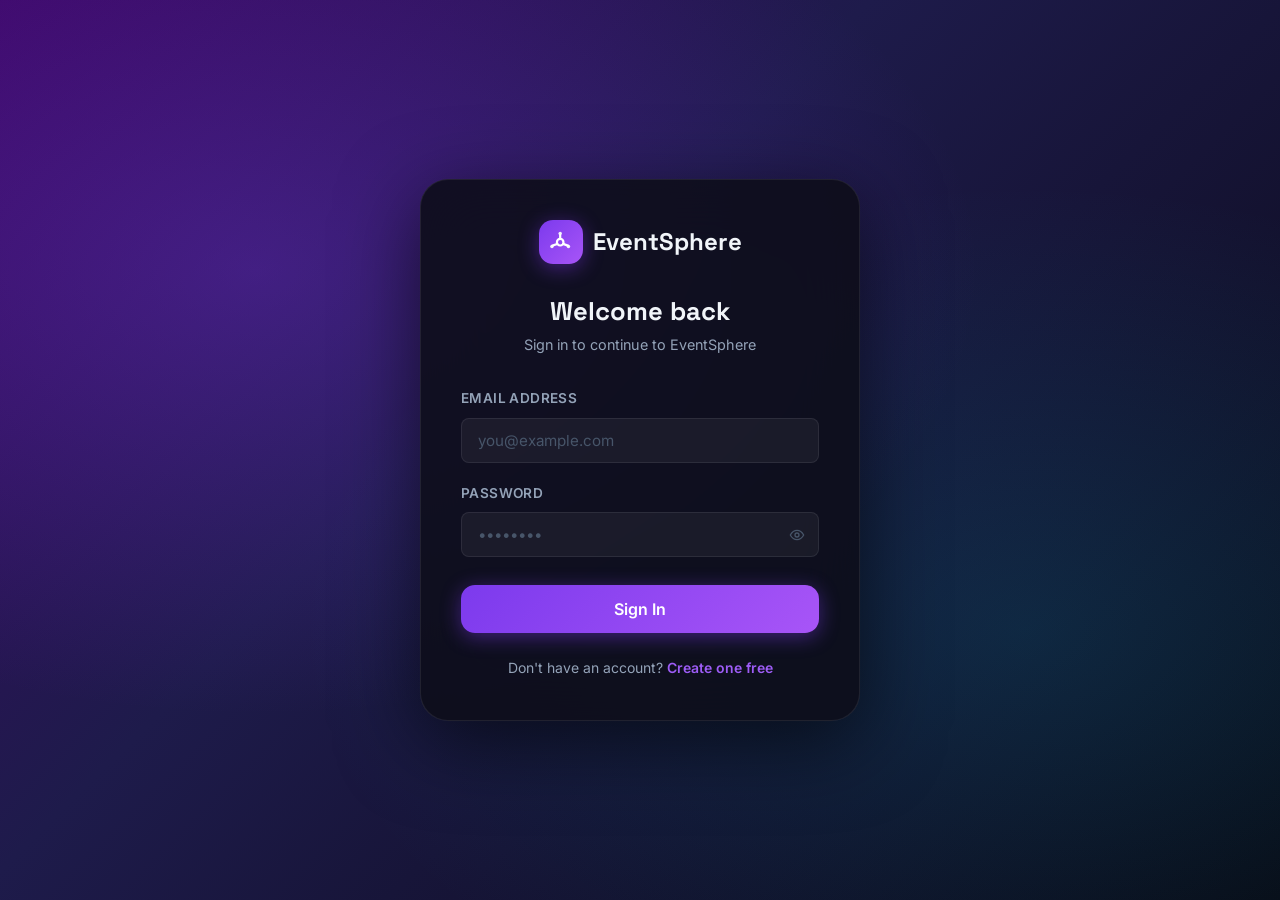
<file: eventsphere-frontend/pages/admin/registrations.html>
<!DOCTYPE html>
<html lang="en">
<head>
  <meta charset="UTF-8"/>
  <meta name="viewport" content="width=device-width, initial-scale=1.0"/>
  <title>Registrations — EventSphere Admin</title>
  <meta name="description" content="Admin view of all event registrations on EventSphere."/>
  <link rel="stylesheet" href="../../assets/css/styles.css"/>
</head>
<body>
<div class="admin-layout">

  <!-- Sidebar -->
  <aside class="admin-sidebar">
    <div class="sidebar-logo"><div class="logo-icon"><svg viewBox="0 0 24 24"><circle cx="12" cy="12" r="3"/><circle cx="12" cy="4" r="1.6" fill="currentColor" stroke="none"/><circle cx="19.5" cy="16" r="1.6" fill="currentColor" stroke="none"/><circle cx="4.5" cy="16" r="1.6" fill="currentColor" stroke="none"/><path d="M12 8v-2.4M14.6 13.5l4.4 1.6M9.4 13.5l-4.4 1.6"/></svg></div><span>EventSphere</span></div>
    <nav class="sidebar-nav">
      <div class="sidebar-section-label">Main</div>
      <a href="dashboard.html" class="sidebar-link"><span class="sidebar-icon icon"><svg viewBox="0 0 24 24"><path d="M4 20V10M12 20V4M20 20v-7"/></svg></span> Dashboard</a>
      <a href="events.html" class="sidebar-link"><span class="sidebar-icon icon"><svg viewBox="0 0 24 24"><rect x="3" y="4.5" width="18" height="16" rx="2.5"/><path d="M16 2.5v4M8 2.5v4M3 9.5h18"/></svg></span> Manage Events</a>
      <a href="registrations.html" class="sidebar-link active"><span class="sidebar-icon icon"><svg viewBox="0 0 24 24"><path d="M3 8.5a2 2 0 0 1 2-2h14a2 2 0 0 1 2 2v1.7a1.7 1.7 0 0 0 0 3.6v1.7a2 2 0 0 1-2 2H5a2 2 0 0 1-2-2v-1.7a1.7 1.7 0 0 0 0-3.6z"/><path d="M12 6.5v11" stroke-dasharray="2 2"/></svg></span> Registrations</a>
      <div class="sidebar-section-label">Settings</div>
      <a href="admins.html" class="sidebar-link"><span class="sidebar-icon icon"><svg viewBox="0 0 24 24"><path d="M12 3l7 3v6c0 4.5-3 7.5-7 9-4-1.5-7-4.5-7-9V6z"/><path d="M9 12l2 2 4-4"/></svg></span> Manage Admins</a>
      <div class="sidebar-section-label">Navigation</div>
      <a href="../../index.html" class="sidebar-link"><span class="sidebar-icon icon"><svg viewBox="0 0 24 24"><path d="M3.5 11L12 4l8.5 7"/><path d="M5.5 9.5V20h13V9.5"/></svg></span> Back to Site</a>
    </nav>
    <div class="sidebar-user">
      <div class="sidebar-user-info">
        <div class="sidebar-avatar" id="sidebar-avatar">A</div>
        <div>
          <div class="sidebar-user-name" id="sidebar-user-name">Administrator</div>
          <div class="sidebar-user-role" id="sidebar-user-role">ADMIN</div>
        </div>
      </div>
      <button class="btn btn-secondary btn-sm btn-full" style="margin-top:12px;" onclick="Auth.logout('../../index.html')">Logout</button>
    </div>
  </aside>

  <!-- Main -->
  <main class="admin-main">
    <div class="admin-topbar">
      <div class="admin-page-title" style="display:flex;align-items:center;gap:10px;"><span class="icon icon-md"><svg viewBox="0 0 24 24"><path d="M3 8.5a2 2 0 0 1 2-2h14a2 2 0 0 1 2 2v1.7a1.7 1.7 0 0 0 0 3.6v1.7a2 2 0 0 1-2 2H5a2 2 0 0 1-2-2v-1.7a1.7 1.7 0 0 0 0-3.6z"/><path d="M12 6.5v11" stroke-dasharray="2 2"/></svg></span> All Registrations</div>
      <div style="font-size:0.82rem;color:var(--text-muted);" id="total-count"></div>
    </div>

    <div class="admin-content fade-in">
      <!-- Stats -->
      <div style="display:grid;grid-template-columns:repeat(3,1fr);gap:16px;margin-bottom:24px;">
        <div class="stat-card"><div class="stat-icon cyan icon icon-md"><svg viewBox="0 0 24 24"><path d="M3 8.5a2 2 0 0 1 2-2h14a2 2 0 0 1 2 2v1.7a1.7 1.7 0 0 0 0 3.6v1.7a2 2 0 0 1-2 2H5a2 2 0 0 1-2-2v-1.7a1.7 1.7 0 0 0 0-3.6z"/><path d="M12 6.5v11" stroke-dasharray="2 2"/></svg></div><div><div class="stat-value" id="s-total">—</div><div class="stat-label">Total</div></div></div>
        <div class="stat-card"><div class="stat-icon green icon icon-md"><svg viewBox="0 0 24 24"><rect x="3" y="4.5" width="18" height="16" rx="2.5"/><path d="M16 2.5v4M8 2.5v4M3 9.5h18"/></svg></div><div><div class="stat-value" id="s-upcoming">—</div><div class="stat-label">Upcoming</div></div></div>
        <div class="stat-card"><div class="stat-icon purple icon icon-md"><svg viewBox="0 0 24 24"><circle cx="12" cy="12" r="9"/><path d="M8.5 12.5l2.3 2.3L15.5 9.5"/></svg></div><div><div class="stat-value" id="s-past">—</div><div class="stat-label">Past</div></div></div>
      </div>

      <!-- Filters -->
      <div class="filter-bar" style="margin-bottom:20px;">
        <div class="filter-search">
          <span class="search-icon icon icon-sm"><svg viewBox="0 0 24 24"><circle cx="11" cy="11" r="7"/><path d="M20.5 20.5l-4.3-4.3"/></svg></span>
          <input type="text" id="search-input" placeholder="Search by user or event…"/>
        </div>
        <select id="event-filter" class="form-control" style="width:auto;padding:8px 12px;font-size:0.85rem;">
          <option value="">All Events</option>
        </select>
        <select id="status-filter" class="form-control" style="width:auto;padding:8px 12px;font-size:0.85rem;">
          <option value="">All</option>
          <option value="upcoming">Upcoming</option>
          <option value="past">Past</option>
        </select>
      </div>

      <!-- Table -->
      <div class="table-wrapper">
        <table class="data-table">
          <thead><tr>
            <th>#</th><th>User</th><th>Email</th><th>Event</th><th>Event Date</th><th>Category</th><th>Registered On</th>
          </tr></thead>
          <tbody id="regs-tbody">
            <tr><td colspan="7" style="text-align:center;padding:40px;color:var(--text-faint);">Loading…</td></tr>
          </tbody>
        </table>
      </div>
      <div id="no-results" class="empty-state hidden">
        <div class="empty-icon icon icon-xl"><svg viewBox="0 0 24 24"><circle cx="11" cy="11" r="7"/><path d="M20.5 20.5l-4.3-4.3"/></svg></div>
        <div class="empty-title">No registrations found</div>
        <div class="empty-desc">Try adjusting your search or filter.</div>
      </div>
    </div>
  </main>
</div>

<div id="toast-container" class="toast-container"></div>

<script src="../../assets/js/icons.js"></script>
<script src="../../assets/js/api.js"></script>
<script src="../../assets/js/auth.js"></script>
<script>
let allRegs = [];

document.addEventListener('DOMContentLoaded', async () => {
  if (!Auth.requireAdmin('../../pages/login.html')) return;
  Auth.updateSidebar();

  try {
    allRegs = await API.getAllRegistrations();
    if (!Array.isArray(allRegs)) allRegs = [];

    // Populate event filter
    const eventNames = [...new Set(allRegs.map(r => r.eventTitle))];
    const eventFilter = document.getElementById('event-filter');
    eventNames.forEach(n => {
      const opt = document.createElement('option'); opt.value = n; opt.textContent = n;
      eventFilter.appendChild(opt);
    });

    renderStats();
    renderTable();
  } catch (err) {
    console.error('Failed to load registrations:', err);
    document.getElementById('regs-tbody').innerHTML =
      '<tr><td colspan="7" style="text-align:center;padding:40px;color:var(--danger);">Failed to load registrations.</td></tr>';
  }

  document.getElementById('search-input').addEventListener('input', renderTable);
  document.getElementById('event-filter').addEventListener('change', renderTable);
  document.getElementById('status-filter').addEventListener('change', renderTable);
});

function renderStats() {
  const upcoming = allRegs.filter(r => !isEventPast(r.eventDate)).length;
  const past     = allRegs.filter(r => isEventPast(r.eventDate)).length;
  document.getElementById('s-total').textContent   = allRegs.length;
  document.getElementById('s-upcoming').textContent = upcoming;
  document.getElementById('s-past').textContent    = past;
  document.getElementById('total-count').textContent = allRegs.length + ' total registrations';
}

function renderTable() {
  const search    = document.getElementById('search-input').value.toLowerCase().trim();
  const evtFilter = document.getElementById('event-filter').value;
  const statusF   = document.getElementById('status-filter').value;
  let regs = [...allRegs];

  if (search)    regs = regs.filter(r => r.userFullName.toLowerCase().includes(search) || r.userEmail.toLowerCase().includes(search) || r.eventTitle.toLowerCase().includes(search));
  if (evtFilter) regs = regs.filter(r => r.eventTitle === evtFilter);
  if (statusF === 'upcoming') regs = regs.filter(r => !isEventPast(r.eventDate));
  if (statusF === 'past')     regs = regs.filter(r => isEventPast(r.eventDate));

  regs.sort((a,b) => new Date(b.registeredAt) - new Date(a.registeredAt));

  const tbody = document.getElementById('regs-tbody');
  const noRes = document.getElementById('no-results');

  if (regs.length === 0) {
    tbody.innerHTML = '';
    noRes.classList.remove('hidden');
    return;
  }
  noRes.classList.add('hidden');
  tbody.innerHTML = regs.map((r, i) => `
    <tr>
      <td style="color:var(--text-faint);font-size:0.78rem;">${i+1}</td>
      <td>
        <div style="display:flex;align-items:center;gap:8px;">
          <div class="avatar" style="width:30px;height:30px;font-size:0.75rem;">${r.userFullName.charAt(0).toUpperCase()}</div>
          <span style="font-weight:600;font-size:0.88rem;">${r.userFullName}</span>
        </div>
      </td>
      <td style="font-size:0.82rem;color:var(--text-muted);">${r.userEmail}</td>
      <td>
        <a href="../../pages/event-detail.html?id=${r.eventId}" style="font-weight:600;color:var(--primary-light);font-size:0.88rem;">${r.eventTitle}</a>
      </td>
      <td style="font-size:0.82rem;">
        <span class="${isEventPast(r.eventDate)?'':'tag tag-success'}" style="${isEventPast(r.eventDate)?'color:var(--text-faint);':''}">${formatDate(r.eventDate)}</span>
      </td>
      <td><span class="tag tag-accent">${r.eventCategory}</span></td>
      <td style="font-size:0.78rem;color:var(--text-faint);">${formatDate(r.registeredAt)}</td>
    </tr>`).join('');
}
</script>
</body>
</html>
</file>
<file: eventsphere-frontend/assets/css/styles.css>
/* ============================================================
   EventSphere — Global Design System
   Dark mode · Glassmorphism · Violet/Purple palette
   ============================================================ */

@import url('https://fonts.googleapis.com/css2?family=Inter:wght@300;400;500;600;700;800;900&family=Space+Grotesk:wght@400;500;600;700&display=swap');

/* ── CSS Variables ── */
:root {
  --bg-base:      #0a0a14;
  --bg-surface:   #10101c;
  --bg-card:      rgba(255,255,255,0.035);
  --bg-card-hover:rgba(255,255,255,0.07);

  --primary:      #7c3aed;
  --primary-light:#9d5cf5;
  --primary-glow: rgba(124,58,237,0.35);
  --secondary:    #a855f7;
  --accent:       #06b6d4;
  --accent-glow:  rgba(6,182,212,0.3);

  /* Signature accent — used sparingly, on ticket/stub elements and key highlights only */
  --stub:         #f0b429;
  --stub-glow:    rgba(240,180,41,0.35);

  --success:      #10b981;
  --warning:      #f59e0b;
  --danger:       #ef4444;
  --danger-glow:  rgba(239,68,68,0.3);

  --text:         #f1f5f9;
  --text-muted:   #94a3b8;
  --text-faint:   #475569;
  --border:       rgba(255,255,255,0.08);
  --border-hover: rgba(124,58,237,0.5);

  --gradient-hero: linear-gradient(135deg, #3b0764 0%, #1e1b4b 40%, #080812 100%);
  --gradient-card: linear-gradient(135deg, rgba(124,58,237,0.12), rgba(168,85,247,0.04));
  --gradient-btn:  linear-gradient(135deg, #7c3aed, #a855f7);
  --gradient-accent: linear-gradient(135deg, #06b6d4, #7c3aed);

  --radius-sm:  8px;
  --radius-md:  14px;
  --radius-lg:  20px;
  --radius-xl:  28px;

  --shadow-card: 0 8px 32px rgba(0,0,0,0.4), 0 0 1px rgba(255,255,255,0.06);
  --shadow-btn:  0 4px 20px rgba(124,58,237,0.45);
  --shadow-glow: 0 0 40px rgba(124,58,237,0.25);

  --font-body: 'Inter', sans-serif;
  --font-head: 'Space Grotesk', sans-serif;

  --nav-h: 70px;
  --transition: 0.25s cubic-bezier(0.4,0,0.2,1);
}

/* ── Icon sizing (inline SVG icons replace emoji glyphs throughout) ── */
.icon {
  display: inline-flex;
  align-items: center;
  justify-content: center;
  flex-shrink: 0;
  stroke: currentColor;
  fill: none;
  stroke-width: 2;
  stroke-linecap: round;
  stroke-linejoin: round;
}
.icon svg { width: 100%; height: 100%; }
.icon-xs { width: 14px; height: 14px; }
.icon-sm { width: 16px; height: 16px; }
.icon-md { width: 20px; height: 20px; }
.icon-lg { width: 28px; height: 28px; }
.icon-xl { width: 40px; height: 40px; }

/* ── Reset & Base ── */
*, *::before, *::after { box-sizing: border-box; margin: 0; padding: 0; }

html { scroll-behavior: smooth; font-size: 16px; }

body {
  font-family: var(--font-body);
  background: var(--bg-base);
  color: var(--text);
  line-height: 1.6;
  min-height: 100vh;
  overflow-x: hidden;
}

a { color: inherit; text-decoration: none; }
img { max-width: 100%; display: block; }
button { cursor: pointer; font-family: inherit; border: none; outline: none; }
input, textarea, select {
  font-family: inherit;
  outline: none;
  border: none;
  background: transparent;
}

/* ── Scrollbar ── */
::-webkit-scrollbar { width: 6px; }
::-webkit-scrollbar-track { background: var(--bg-surface); }
::-webkit-scrollbar-thumb { background: var(--primary); border-radius: 99px; }

/* ── Typography ── */
h1,h2,h3,h4,h5 { font-family: var(--font-head); font-weight: 700; line-height: 1.2; }
h1 { font-size: clamp(2rem, 5vw, 3.5rem); }
h2 { font-size: clamp(1.6rem, 3.5vw, 2.5rem); }
h3 { font-size: clamp(1.2rem, 2.5vw, 1.6rem); }
h4 { font-size: 1.1rem; }

.gradient-text {
  background: var(--gradient-btn);
  -webkit-background-clip: text;
  -webkit-text-fill-color: transparent;
  background-clip: text;
}
.accent-text { color: var(--accent); }

/* ── Layout ── */
.container { max-width: 1200px; margin: 0 auto; padding: 0 24px; }
.section { padding: 80px 0; }
.section-sm { padding: 48px 0; }

/* ── Navbar ── */
.navbar {
  position: fixed;
  top: 0; left: 0; right: 0;
  height: var(--nav-h);
  z-index: 1000;
  display: flex;
  align-items: center;
  background: rgba(8,8,18,0.85);
  backdrop-filter: blur(20px);
  -webkit-backdrop-filter: blur(20px);
  border-bottom: 1px solid var(--border);
  transition: var(--transition);
}
.navbar.scrolled { background: rgba(8,8,18,0.97); box-shadow: 0 4px 30px rgba(0,0,0,0.5); }

.nav-inner {
  display: flex;
  align-items: center;
  justify-content: space-between;
  width: 100%;
  max-width: 1200px;
  margin: 0 auto;
  padding: 0 24px;
}

.nav-logo {
  display: flex;
  align-items: center;
  gap: 10px;
  font-family: var(--font-head);
  font-size: 1.35rem;
  font-weight: 700;
}
.nav-logo .logo-icon {
  width: 36px; height: 36px;
  background: var(--gradient-btn);
  border-radius: 10px;
  display: flex; align-items: center; justify-content: center;
  font-size: 1rem;
  box-shadow: var(--shadow-btn);
}

.nav-links {
  display: flex;
  align-items: center;
  gap: 8px;
  list-style: none;
}
.nav-links a {
  padding: 8px 16px;
  border-radius: var(--radius-sm);
  font-size: 0.9rem;
  font-weight: 500;
  color: var(--text-muted);
  transition: var(--transition);
}
.nav-links a:hover, .nav-links a.active {
  color: var(--text);
  background: var(--bg-card-hover);
}

.nav-logo .logo-icon svg,
.auth-logo .logo-icon svg,
.sidebar-logo .logo-icon svg {
  width: 60%; height: 60%;
  stroke: #fff;
  fill: none;
  stroke-width: 2;
  stroke-linecap: round;
  stroke-linejoin: round;
}

/* ── Buttons ── */
.btn {
  display: inline-flex;
  align-items: center;
  gap: 8px;
  padding: 10px 22px;
  border-radius: var(--radius-sm);
  font-size: 0.9rem;
  font-weight: 600;
  transition: var(--transition);
  cursor: pointer;
  white-space: nowrap;
}

.btn-primary {
  background: var(--gradient-btn);
  color: #fff;
  box-shadow: var(--shadow-btn);
}
.btn-primary:hover {
  transform: translateY(-2px);
  box-shadow: 0 8px 30px rgba(124,58,237,0.55);
  filter: brightness(1.1);
}
.btn-primary:active { transform: translateY(0); }

.btn-secondary {
  background: var(--bg-card);
  color: var(--text);
  border: 1px solid var(--border);
}
.btn-secondary:hover {
  background: var(--bg-card-hover);
  border-color: var(--border-hover);
  transform: translateY(-1px);
}

.btn-outline {
  background: transparent;
  color: var(--primary-light);
  border: 1px solid var(--primary);
}
.btn-outline:hover {
  background: var(--primary-glow);
  transform: translateY(-1px);
}

.btn-danger {
  background: rgba(239,68,68,0.15);
  color: var(--danger);
  border: 1px solid rgba(239,68,68,0.3);
}
.btn-danger:hover { background: rgba(239,68,68,0.25); }

.btn-success {
  background: rgba(16,185,129,0.15);
  color: var(--success);
  border: 1px solid rgba(16,185,129,0.3);
}
.btn-success:hover { background: rgba(16,185,129,0.25); }

.btn-sm { padding: 7px 14px; font-size: 0.8rem; }
.btn-lg { padding: 14px 32px; font-size: 1rem; border-radius: var(--radius-md); }
.btn-full { width: 100%; justify-content: center; }
.btn:disabled { opacity: 0.5; cursor: not-allowed; transform: none !important; }

/* ── Cards ── */
.card {
  background: var(--bg-card);
  border: 1px solid var(--border);
  border-radius: var(--radius-lg);
  backdrop-filter: blur(12px);
  -webkit-backdrop-filter: blur(12px);
  transition: var(--transition);
  overflow: hidden;
}
.card:hover {
  border-color: var(--border-hover);
  box-shadow: var(--shadow-card), var(--shadow-glow);
  transform: translateY(-4px);
}

.card-body { padding: 24px; }
.card-sm .card-body { padding: 16px; }

/* ── Event Card ── */
.event-card {
  background: var(--bg-card);
  border: 1px solid var(--border);
  border-radius: var(--radius-lg);
  overflow: hidden;
  transition: var(--transition);
  cursor: pointer;
  display: flex;
  flex-direction: column;
}
.event-card:hover {
  border-color: var(--border-hover);
  box-shadow: var(--shadow-card), var(--shadow-glow);
  transform: translateY(-6px);
}

.event-card-banner {
  position: relative;
  width: 100%;
  height: 180px;
  overflow: hidden;
  background: linear-gradient(135deg, #1e1b4b, #3b0764);
}
.event-card-banner img {
  width: 100%;
  height: 100%;
  object-fit: cover;
  transition: transform 0.5s ease;
}
.event-card:hover .event-card-banner img { transform: scale(1.06); }

/* No-image placeholder: quiet monogram instead of an emoji */
.event-card-banner .banner-placeholder {
  width: 100%;
  height: 100%;
  display: flex;
  align-items: center;
  justify-content: center;
}
.event-card-banner .banner-placeholder .icon { color: rgba(255,255,255,0.35); }

/* Signature: torn-ticket perforation between banner and body, referencing an event ticket stub */
.event-card-banner::after {
  content: '';
  position: absolute;
  left: 0; right: 0; bottom: 0;
  height: 14px;
  background-image: radial-gradient(circle at 10px 0, transparent 7px, var(--bg-base) 7.5px);
  background-size: 20px 14px;
  background-repeat: repeat-x;
}

.event-card-body { padding: 20px; flex: 1; display: flex; flex-direction: column; }
.event-card-category {
  display: inline-flex;
  align-items: center;
  gap: 4px;
  font-size: 0.72rem;
  font-weight: 600;
  text-transform: uppercase;
  letter-spacing: 0.08em;
  color: var(--accent);
  background: rgba(6,182,212,0.12);
  border: 1px solid rgba(6,182,212,0.2);
  padding: 3px 10px;
  border-radius: 99px;
  margin-bottom: 10px;
  width: fit-content;
}
.event-card-title {
  font-family: var(--font-head);
  font-size: 1.1rem;
  font-weight: 700;
  margin-bottom: 8px;
  color: var(--text);
  line-height: 1.3;
}
.event-card-meta {
  display: flex;
  flex-direction: column;
  gap: 6px;
  font-size: 0.82rem;
  color: var(--text-muted);
  margin-bottom: 16px;
  flex: 1;
}
.event-card-meta span {
  display: flex;
  align-items: center;
  gap: 6px;
}
.event-card-meta .icon { opacity: 0.7; color: var(--text-muted); }

.event-card-footer {
  display: flex;
  align-items: center;
  justify-content: space-between;
  padding-top: 16px;
  border-top: 1px solid var(--border);
  gap: 10px;
}

.event-badge {
  font-size: 0.75rem;
  font-weight: 600;
  padding: 4px 10px;
  border-radius: 99px;
}
.event-badge-open { background: rgba(16,185,129,0.15); color: var(--success); border: 1px solid rgba(16,185,129,0.3); }
.event-badge-full { background: rgba(239,68,68,0.12); color: var(--danger); border: 1px solid rgba(239,68,68,0.2); }
.event-badge-past { background: rgba(148,163,184,0.12); color: var(--text-faint); }

/* ── Forms ── */
.form-group { margin-bottom: 20px; }
.form-label {
  display: block;
  font-size: 0.85rem;
  font-weight: 600;
  color: var(--text-muted);
  margin-bottom: 8px;
  letter-spacing: 0.03em;
  text-transform: uppercase;
}
.form-control {
  width: 100%;
  padding: 12px 16px;
  background: rgba(255,255,255,0.05);
  border: 1px solid var(--border);
  border-radius: var(--radius-sm);
  color: var(--text);
  font-size: 0.95rem;
  transition: var(--transition);
}
.form-control:focus {
  border-color: var(--primary);
  background: rgba(124,58,237,0.08);
  box-shadow: 0 0 0 3px rgba(124,58,237,0.15);
}
.form-control::placeholder { color: var(--text-faint); }
.form-control option { background: #1e1b4b; }

textarea.form-control { resize: vertical; min-height: 100px; }
select.form-control { cursor: pointer; }

.form-hint { font-size: 0.78rem; color: var(--text-faint); margin-top: 5px; }
.form-error { font-size: 0.78rem; color: var(--danger); margin-top: 5px; display: none; }
.form-control.error { border-color: var(--danger); }

/* ── Grid ── */
.events-grid {
  display: grid;
  grid-template-columns: repeat(auto-fill, minmax(300px, 1fr));
  gap: 24px;
}

.admin-grid {
  display: grid;
  grid-template-columns: repeat(auto-fill, minmax(240px, 1fr));
  gap: 20px;
}

/* ── Stats Cards ── */
.stat-card {
  background: var(--gradient-card);
  border: 1px solid var(--border);
  border-radius: var(--radius-lg);
  padding: 24px;
  display: flex;
  align-items: center;
  gap: 16px;
  transition: var(--transition);
}
.stat-card:hover { border-color: var(--border-hover); transform: translateY(-2px); }
.stat-icon {
  width: 52px; height: 52px;
  border-radius: var(--radius-md);
  display: flex; align-items: center; justify-content: center;
  flex-shrink: 0;
}
.stat-icon.purple { background: rgba(124,58,237,0.2); }
.stat-icon.cyan   { background: rgba(6,182,212,0.2); }
.stat-icon.green  { background: rgba(16,185,129,0.2); }
.stat-icon.orange { background: rgba(245,158,11,0.2); }
.stat-value { font-family: var(--font-head); font-size: 2rem; font-weight: 800; line-height: 1; }
.stat-label { font-size: 0.82rem; color: var(--text-muted); margin-top: 4px; }

/* ── Page Header ── */
.page-header {
  padding: calc(var(--nav-h) + 48px) 0 48px;
  background: var(--gradient-hero);
  position: relative;
  overflow: hidden;
}
.page-header::before {
  content: '';
  position: absolute;
  inset: 0;
  background: radial-gradient(ellipse at 30% 50%, rgba(124,58,237,0.25), transparent 60%),
              radial-gradient(ellipse at 80% 20%, rgba(6,182,212,0.12), transparent 50%);
  pointer-events: none;
}
.page-header-content { position: relative; z-index: 1; }

/* ── Auth Pages ── */
.auth-page {
  min-height: 100vh;
  display: flex;
  align-items: center;
  justify-content: center;
  background: var(--gradient-hero);
  padding: 24px;
  position: relative;
}
.auth-page::before {
  content: '';
  position: absolute;
  inset: 0;
  background:
    radial-gradient(ellipse at 20% 30%, rgba(124,58,237,0.3), transparent 50%),
    radial-gradient(ellipse at 80% 70%, rgba(6,182,212,0.15), transparent 50%);
  pointer-events: none;
}

.auth-card {
  background: rgba(14,14,26,0.9);
  border: 1px solid var(--border);
  border-radius: var(--radius-xl);
  padding: 40px;
  width: 100%;
  max-width: 440px;
  backdrop-filter: blur(30px);
  -webkit-backdrop-filter: blur(30px);
  box-shadow: 0 20px 80px rgba(0,0,0,0.6), 0 0 1px rgba(255,255,255,0.08);
  position: relative;
  z-index: 1;
}
.auth-logo {
  display: flex;
  align-items: center;
  justify-content: center;
  gap: 10px;
  margin-bottom: 32px;
}
.auth-logo .logo-icon {
  width: 44px; height: 44px;
  background: var(--gradient-btn);
  border-radius: var(--radius-md);
  display: flex; align-items: center; justify-content: center;
  font-size: 1.2rem;
  box-shadow: var(--shadow-btn);
}
.auth-logo .logo-text {
  font-family: var(--font-head);
  font-size: 1.5rem;
  font-weight: 700;
}
.auth-title { font-size: 1.6rem; font-weight: 700; text-align: center; margin-bottom: 6px; }
.auth-subtitle { text-align: center; color: var(--text-muted); font-size: 0.9rem; margin-bottom: 32px; }
.auth-footer { text-align: center; margin-top: 24px; font-size: 0.875rem; color: var(--text-muted); }
.auth-footer a { color: var(--primary-light); font-weight: 600; }
.auth-footer a:hover { color: var(--secondary); }

/* ── Admin Sidebar Layout ── */
.admin-layout { display: flex; min-height: 100vh; }

.admin-sidebar {
  width: 260px;
  min-height: 100vh;
  background: var(--bg-surface);
  border-right: 1px solid var(--border);
  position: fixed;
  top: 0; left: 0; bottom: 0;
  z-index: 200;
  display: flex;
  flex-direction: column;
  padding: 24px 0;
  overflow-y: auto;
}

.sidebar-logo {
  display: flex;
  align-items: center;
  gap: 10px;
  padding: 0 20px 24px;
  font-family: var(--font-head);
  font-size: 1.2rem;
  font-weight: 700;
  border-bottom: 1px solid var(--border);
  margin-bottom: 16px;
}
.sidebar-logo .logo-icon {
  width: 32px; height: 32px;
  background: var(--gradient-btn);
  border-radius: 8px;
  display: flex; align-items: center; justify-content: center;
  font-size: 0.9rem;
}

.sidebar-nav { flex: 1; padding: 0 12px; }
.sidebar-section-label {
  font-size: 0.7rem;
  font-weight: 600;
  text-transform: uppercase;
  letter-spacing: 0.1em;
  color: var(--text-faint);
  padding: 12px 8px 6px;
}

.sidebar-link {
  display: flex;
  align-items: center;
  gap: 12px;
  padding: 10px 14px;
  border-radius: var(--radius-sm);
  font-size: 0.88rem;
  font-weight: 500;
  color: var(--text-muted);
  transition: var(--transition);
  margin-bottom: 2px;
}
.sidebar-link:hover { color: var(--text); background: var(--bg-card-hover); }
.sidebar-link.active {
  color: var(--text);
  background: rgba(124,58,237,0.15);
  border: 1px solid rgba(124,58,237,0.25);
}
.sidebar-link .sidebar-icon { width: 20px; height: 20px; color: currentColor; }

.sidebar-user {
  padding: 16px 20px;
  border-top: 1px solid var(--border);
  margin-top: auto;
}
.sidebar-user-info { display: flex; align-items: center; gap: 10px; }
.sidebar-avatar {
  width: 36px; height: 36px;
  border-radius: 50%;
  background: var(--gradient-btn);
  display: flex; align-items: center; justify-content: center;
  font-weight: 700;
  font-size: 0.9rem;
  flex-shrink: 0;
}
.sidebar-user-name { font-size: 0.88rem; font-weight: 600; }
.sidebar-user-role { font-size: 0.75rem; color: var(--primary-light); }

.admin-main {
  margin-left: 260px;
  flex: 1;
  display: flex;
  flex-direction: column;
  min-height: 100vh;
}

.admin-topbar {
  position: sticky;
  top: 0;
  z-index: 100;
  background: rgba(8,8,18,0.9);
  backdrop-filter: blur(20px);
  border-bottom: 1px solid var(--border);
  padding: 16px 32px;
  display: flex;
  align-items: center;
  justify-content: space-between;
}
.admin-page-title { font-family: var(--font-head); font-size: 1.2rem; font-weight: 700; }
.admin-content { padding: 32px; flex: 1; }

/* ── Table ── */
.table-wrapper {
  background: var(--bg-card);
  border: 1px solid var(--border);
  border-radius: var(--radius-lg);
  overflow: hidden;
}
.data-table { width: 100%; border-collapse: collapse; }
.data-table th {
  padding: 14px 20px;
  text-align: left;
  font-size: 0.78rem;
  font-weight: 600;
  text-transform: uppercase;
  letter-spacing: 0.06em;
  color: var(--text-faint);
  background: rgba(255,255,255,0.03);
  border-bottom: 1px solid var(--border);
  white-space: nowrap;
}
.data-table td {
  padding: 14px 20px;
  font-size: 0.88rem;
  color: var(--text);
  border-bottom: 1px solid var(--border);
  vertical-align: middle;
}
.data-table tr:last-child td { border-bottom: none; }
.data-table tbody tr { transition: var(--transition); }
.data-table tbody tr:hover { background: var(--bg-card-hover); }

/* ── Modal ── */
.modal-overlay {
  position: fixed; inset: 0;
  background: rgba(0,0,0,0.7);
  backdrop-filter: blur(6px);
  z-index: 2000;
  display: flex; align-items: center; justify-content: center;
  padding: 24px;
  opacity: 0; visibility: hidden;
  transition: var(--transition);
}
.modal-overlay.open { opacity: 1; visibility: visible; }
.modal {
  background: #0e0e1a;
  border: 1px solid var(--border);
  border-radius: var(--radius-xl);
  padding: 32px;
  width: 100%;
  max-width: 560px;
  max-height: 90vh;
  overflow-y: auto;
  transform: translateY(20px) scale(0.97);
  transition: var(--transition);
  box-shadow: 0 30px 80px rgba(0,0,0,0.7);
}
.modal-overlay.open .modal { transform: translateY(0) scale(1); }
.modal-header {
  display: flex; align-items: center; justify-content: space-between;
  margin-bottom: 24px;
}
.modal-title { font-family: var(--font-head); font-size: 1.2rem; font-weight: 700; }
.modal-close {
  width: 32px; height: 32px;
  border-radius: var(--radius-sm);
  background: var(--bg-card);
  border: 1px solid var(--border);
  color: var(--text-muted);
  display: flex; align-items: center; justify-content: center;
  font-size: 1rem;
  transition: var(--transition);
}
.modal-close:hover { color: var(--text); background: var(--bg-card-hover); }

/* ── Tags / Pills ── */
.tag {
  display: inline-flex;
  align-items: center;
  padding: 3px 10px;
  border-radius: 99px;
  font-size: 0.75rem;
  font-weight: 600;
}
.tag-primary  { background: rgba(124,58,237,0.15); color: var(--primary-light); border: 1px solid rgba(124,58,237,0.25); }
.tag-accent   { background: rgba(6,182,212,0.12); color: var(--accent); border: 1px solid rgba(6,182,212,0.2); }
.tag-success  { background: rgba(16,185,129,0.12); color: var(--success); border: 1px solid rgba(16,185,129,0.2); }
.tag-warning  { background: rgba(245,158,11,0.12); color: var(--warning); border: 1px solid rgba(245,158,11,0.2); }
.tag-danger   { background: rgba(239,68,68,0.12); color: var(--danger); border: 1px solid rgba(239,68,68,0.2); }

/* ── Alert / Toast ── */
.alert {
  display: flex; align-items: flex-start; gap: 12px;
  padding: 14px 18px;
  border-radius: var(--radius-md);
  font-size: 0.88rem;
  margin-bottom: 16px;
}
.alert-success { background: rgba(16,185,129,0.1); border: 1px solid rgba(16,185,129,0.25); color: var(--success); }
.alert-danger  { background: rgba(239,68,68,0.1); border: 1px solid rgba(239,68,68,0.25); color: var(--danger); }
.alert-info    { background: rgba(6,182,212,0.08); border: 1px solid rgba(6,182,212,0.2); color: var(--accent); }

/* Toast notification */
.toast-container {
  position: fixed; top: 24px; right: 24px; z-index: 9999;
  display: flex; flex-direction: column; gap: 10px;
}
.toast {
  display: flex; align-items: center; gap: 10px;
  padding: 14px 20px;
  border-radius: var(--radius-md);
  font-size: 0.88rem;
  font-weight: 500;
  box-shadow: 0 8px 32px rgba(0,0,0,0.5);
  backdrop-filter: blur(20px);
  animation: slideInRight 0.3s ease, fadeOut 0.4s ease 2.6s forwards;
  min-width: 280px;
  max-width: 400px;
}
.toast-success { background: rgba(16,185,129,0.9); color: #fff; }
.toast-danger  { background: rgba(239,68,68,0.9); color: #fff; }
.toast-info    { background: rgba(124,58,237,0.9); color: #fff; }

@keyframes slideInRight {
  from { transform: translateX(100%); opacity: 0; }
  to   { transform: translateX(0); opacity: 1; }
}
@keyframes fadeOut {
  from { opacity: 1; }
  to   { opacity: 0; transform: translateX(20px); }
}

/* ── Filter Bar ── */
.filter-bar {
  display: flex;
  align-items: center;
  gap: 12px;
  flex-wrap: wrap;
  margin-bottom: 32px;
}
.filter-search {
  position: relative;
  flex: 1;
  min-width: 240px;
}
.filter-search input {
  width: 100%;
  padding: 11px 16px 11px 44px;
  background: var(--bg-card);
  border: 1px solid var(--border);
  border-radius: var(--radius-sm);
  color: var(--text);
  font-size: 0.9rem;
  transition: var(--transition);
}
.filter-search input:focus {
  border-color: var(--primary);
  box-shadow: 0 0 0 3px rgba(124,58,237,0.15);
}
.filter-search .search-icon {
  position: absolute; left: 16px; top: 50%; transform: translateY(-50%);
  color: var(--text-faint); font-size: 0.9rem; pointer-events: none;
}

.filter-chips { display: flex; gap: 8px; flex-wrap: wrap; }
.chip {
  padding: 7px 16px;
  border-radius: 99px;
  font-size: 0.82rem;
  font-weight: 500;
  border: 1px solid var(--border);
  color: var(--text-muted);
  background: var(--bg-card);
  transition: var(--transition);
  cursor: pointer;
}
.chip:hover { border-color: var(--border-hover); color: var(--text); }
.chip.active {
  background: var(--primary);
  border-color: var(--primary);
  color: #fff;
  box-shadow: 0 2px 12px rgba(124,58,237,0.4);
}

/* ── Empty State ── */
.empty-state {
  text-align: center;
  padding: 80px 24px;
  color: var(--text-muted);
}
.empty-icon { margin: 0 auto 16px; color: var(--text-faint); }
.empty-title { font-size: 1.1rem; font-weight: 600; margin-bottom: 8px; color: var(--text); }
.empty-desc { font-size: 0.88rem; max-width: 300px; margin: 0 auto 24px; }

/* ── Event Image Upload (create/edit event form) ── */
.image-upload {
  position: relative;
  width: 100%;
  border: 1.5px dashed var(--border);
  border-radius: var(--radius-md);
  background: rgba(255,255,255,0.03);
  transition: var(--transition);
  cursor: pointer;
  overflow: hidden;
}
.image-upload:hover, .image-upload.drag-over {
  border-color: var(--primary);
  background: rgba(124,58,237,0.06);
}
.image-upload input[type="file"] {
  position: absolute; inset: 0;
  width: 100%; height: 100%;
  opacity: 0;
  cursor: pointer;
}
.image-upload-empty {
  display: flex;
  flex-direction: column;
  align-items: center;
  justify-content: center;
  gap: 8px;
  padding: 36px 20px;
  text-align: center;
  color: var(--text-muted);
  pointer-events: none;
}
.image-upload-empty .icon { color: var(--text-faint); }
.image-upload-empty .upload-title { font-size: 0.9rem; font-weight: 600; color: var(--text); }
.image-upload-empty .upload-hint { font-size: 0.78rem; color: var(--text-faint); }

.image-upload-preview {
  position: relative;
  width: 100%;
  height: 200px;
}
.image-upload-preview img {
  width: 100%;
  height: 100%;
  object-fit: cover;
}
.image-upload-preview .image-upload-remove {
  position: absolute;
  top: 10px; right: 10px;
  width: 32px; height: 32px;
  border-radius: 50%;
  background: rgba(8,8,18,0.75);
  backdrop-filter: blur(8px);
  border: 1px solid var(--border);
  color: #fff;
  display: flex; align-items: center; justify-content: center;
  z-index: 2;
  transition: var(--transition);
}
.image-upload-preview .image-upload-remove:hover { background: rgba(239,68,68,0.85); border-color: var(--danger); }
.image-upload-progress {
  position: absolute; inset: 0;
  background: rgba(8,8,18,0.6);
  display: flex; align-items: center; justify-content: center;
}

/* ── Loading ── */
.spinner {
  width: 36px; height: 36px;
  border: 3px solid var(--border);
  border-top-color: var(--primary);
  border-radius: 50%;
  animation: spin 0.7s linear infinite;
}
@keyframes spin { to { transform: rotate(360deg); } }

.loading-center {
  display: flex;
  align-items: center;
  justify-content: center;
  min-height: 200px;
}

/* ── Divider ── */
.divider {
  display: flex; align-items: center; gap: 12px;
  color: var(--text-faint); font-size: 0.8rem;
  margin: 20px 0;
}
.divider::before, .divider::after {
  content: ''; flex: 1;
  height: 1px; background: var(--border);
}

/* ── Avatar ── */
.avatar {
  width: 40px; height: 40px;
  border-radius: 50%;
  background: var(--gradient-btn);
  display: flex; align-items: center; justify-content: center;
  font-weight: 700; font-size: 0.9rem; color: #fff;
  flex-shrink: 0;
}

/* ── Password Toggle ── */
.input-wrapper { position: relative; }
.input-wrapper .form-control { padding-right: 44px; }
.toggle-pw {
  position: absolute; right: 14px; top: 50%; transform: translateY(-50%);
  background: none; color: var(--text-faint); font-size: 0.9rem;
  transition: var(--transition);
}
.toggle-pw:hover { color: var(--text); }

/* ── Responsive ── */
@media (max-width: 768px) {
  .admin-sidebar { transform: translateX(-100%); }
  .admin-sidebar.open { transform: translateX(0); }
  .admin-main { margin-left: 0; }
  .admin-content { padding: 20px 16px; }
  .admin-topbar { padding: 14px 16px; }
  .events-grid { grid-template-columns: 1fr; }
  .filter-bar { flex-direction: column; align-items: stretch; }
  .auth-card { padding: 28px 20px; }
  .modal { padding: 24px 20px; }
  .nav-links { display: none; }
}

@media (max-width: 480px) {
  .admin-grid { grid-template-columns: 1fr 1fr; }
  .stat-card { flex-direction: column; text-align: center; }
}

/* ── Misc Utility ── */
.text-center { text-align: center; }
.text-right  { text-align: right; }
.text-muted  { color: var(--text-muted); }
.text-sm     { font-size: 0.82rem; }
.flex        { display: flex; }
.flex-center { display: flex; align-items: center; justify-content: center; }
.items-center{ align-items: center; }
.justify-between { justify-content: space-between; }
.gap-1 { gap: 8px; } .gap-2 { gap: 12px; } .gap-3 { gap: 16px; } .gap-4 { gap: 24px; }
.mb-1 { margin-bottom: 8px; } .mb-2 { margin-bottom: 16px; } .mb-3 { margin-bottom: 24px; }
.mb-4 { margin-bottom: 32px; } .mb-5 { margin-bottom: 48px; }
.mt-1 { margin-top: 8px; } .mt-2 { margin-top: 16px; } .mt-3 { margin-top: 24px; }
.font-bold { font-weight: 700; } .font-medium { font-weight: 500; }
.w-full { width: 100%; }
.hidden { display: none !important; }
.truncate { overflow: hidden; text-overflow: ellipsis; white-space: nowrap; }

/* ── Animations ── */
.fade-in {
  animation: fadeIn 0.5s ease both;
}
@keyframes fadeIn {
  from { opacity: 0; transform: translateY(12px); }
  to   { opacity: 1; transform: translateY(0); }
}

.stagger-children > * {
  animation: fadeIn 0.4s ease both;
}
.stagger-children > *:nth-child(1) { animation-delay: 0.05s; }
.stagger-children > *:nth-child(2) { animation-delay: 0.10s; }
.stagger-children > *:nth-child(3) { animation-delay: 0.15s; }
.stagger-children > *:nth-child(4) { animation-delay: 0.20s; }
.stagger-children > *:nth-child(5) { animation-delay: 0.25s; }
.stagger-children > *:nth-child(6) { animation-delay: 0.30s; }
</file>
